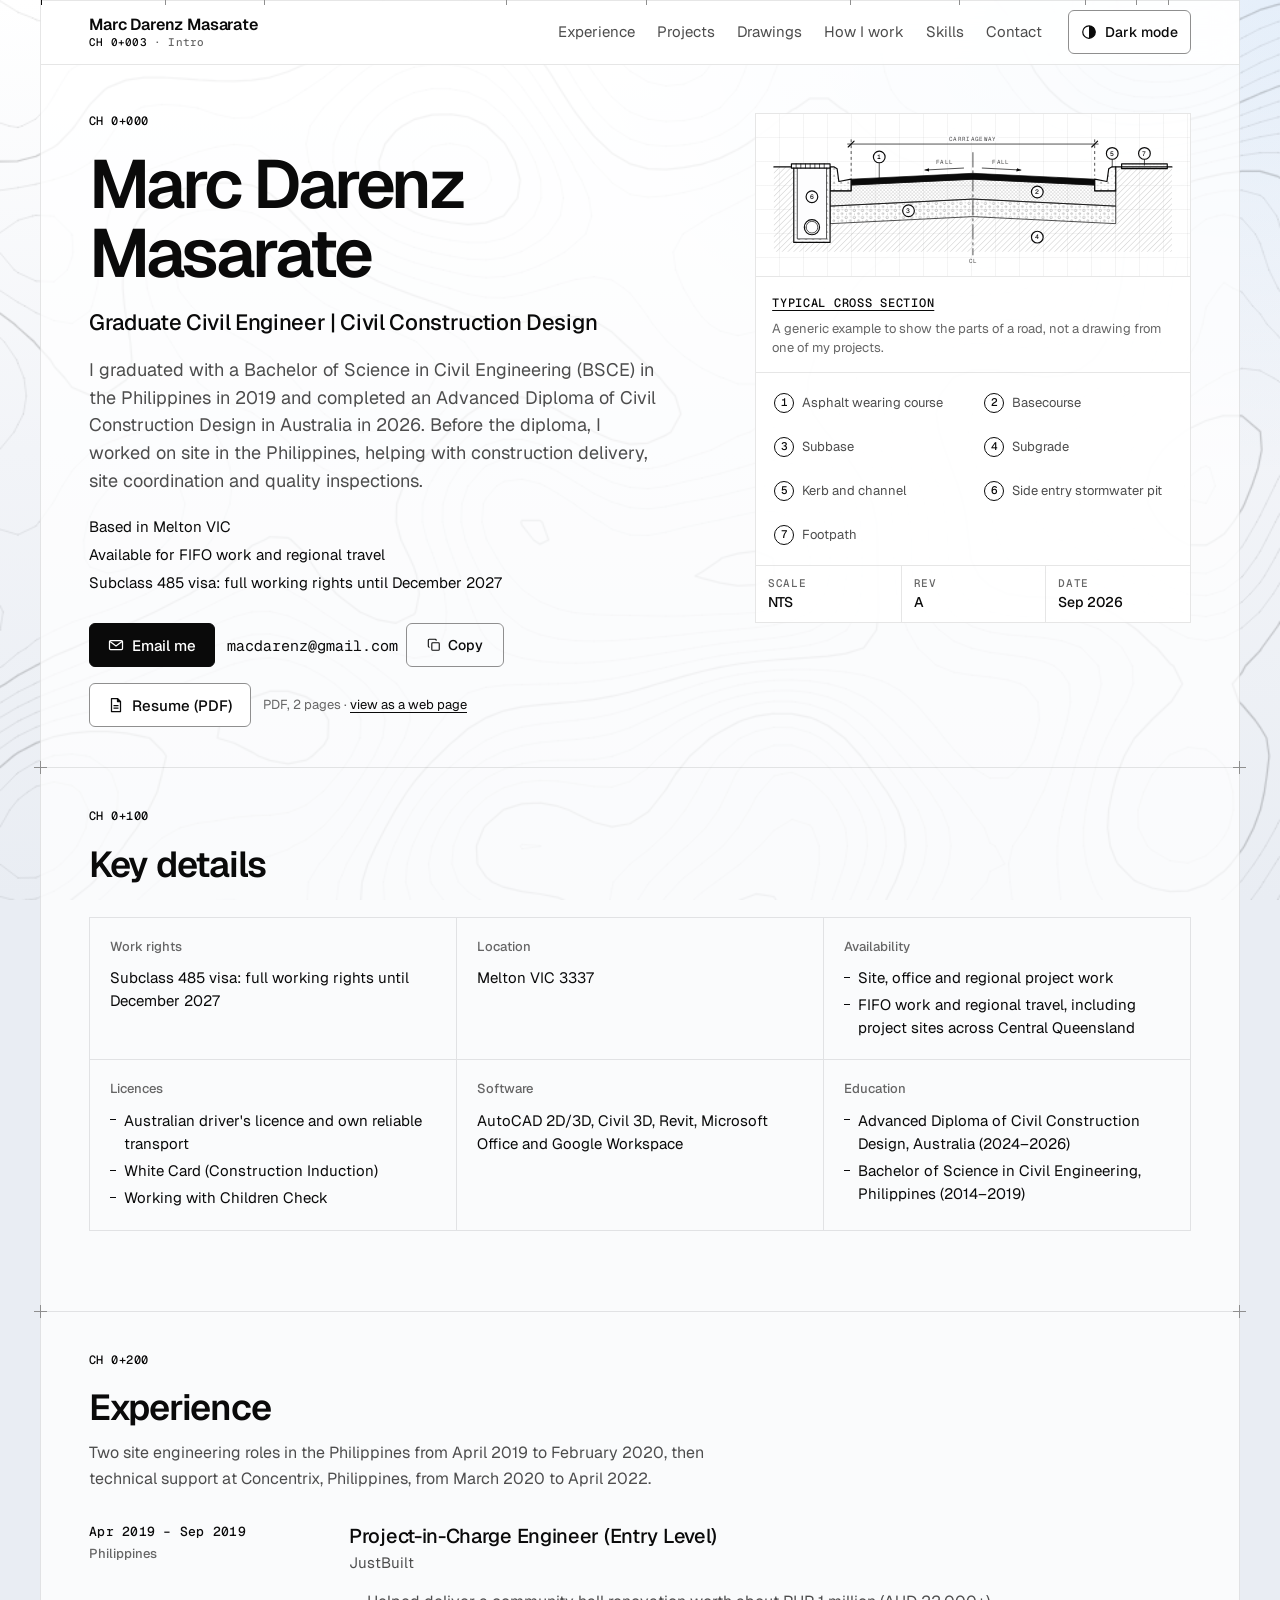
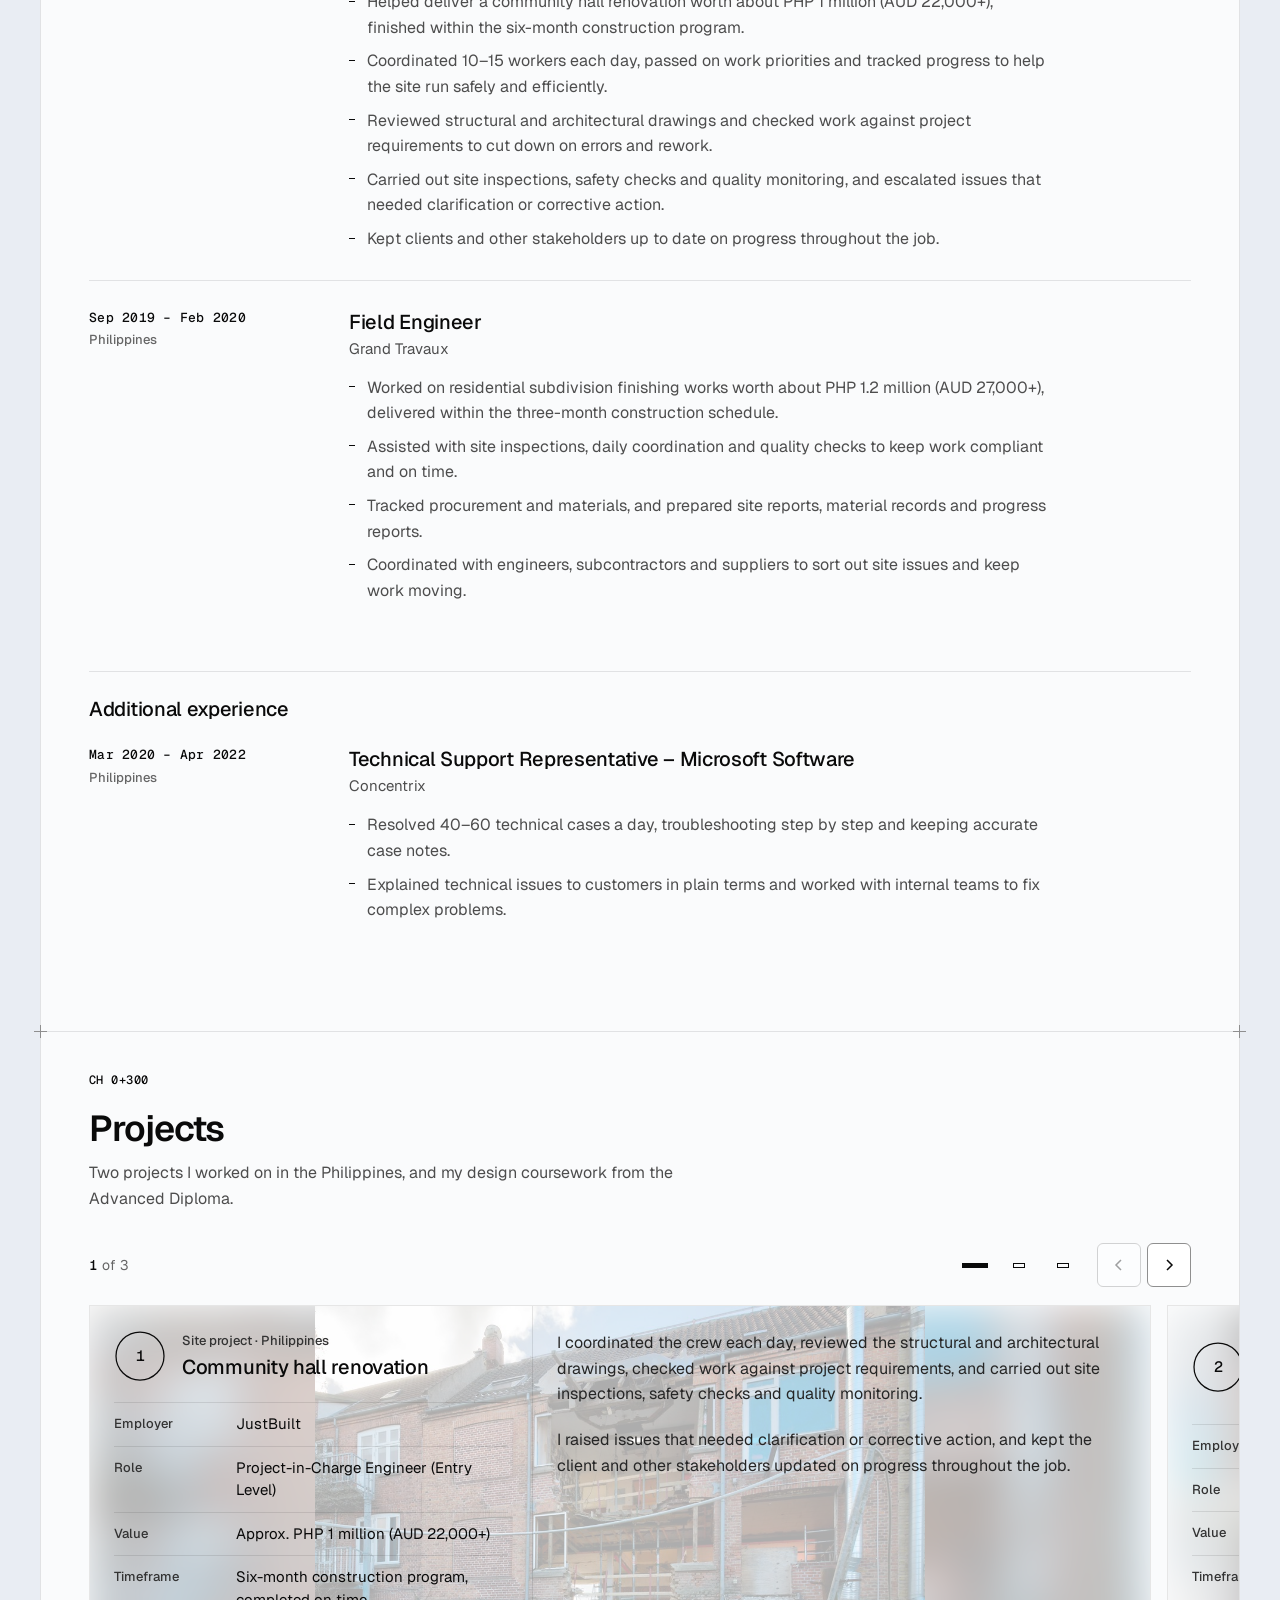
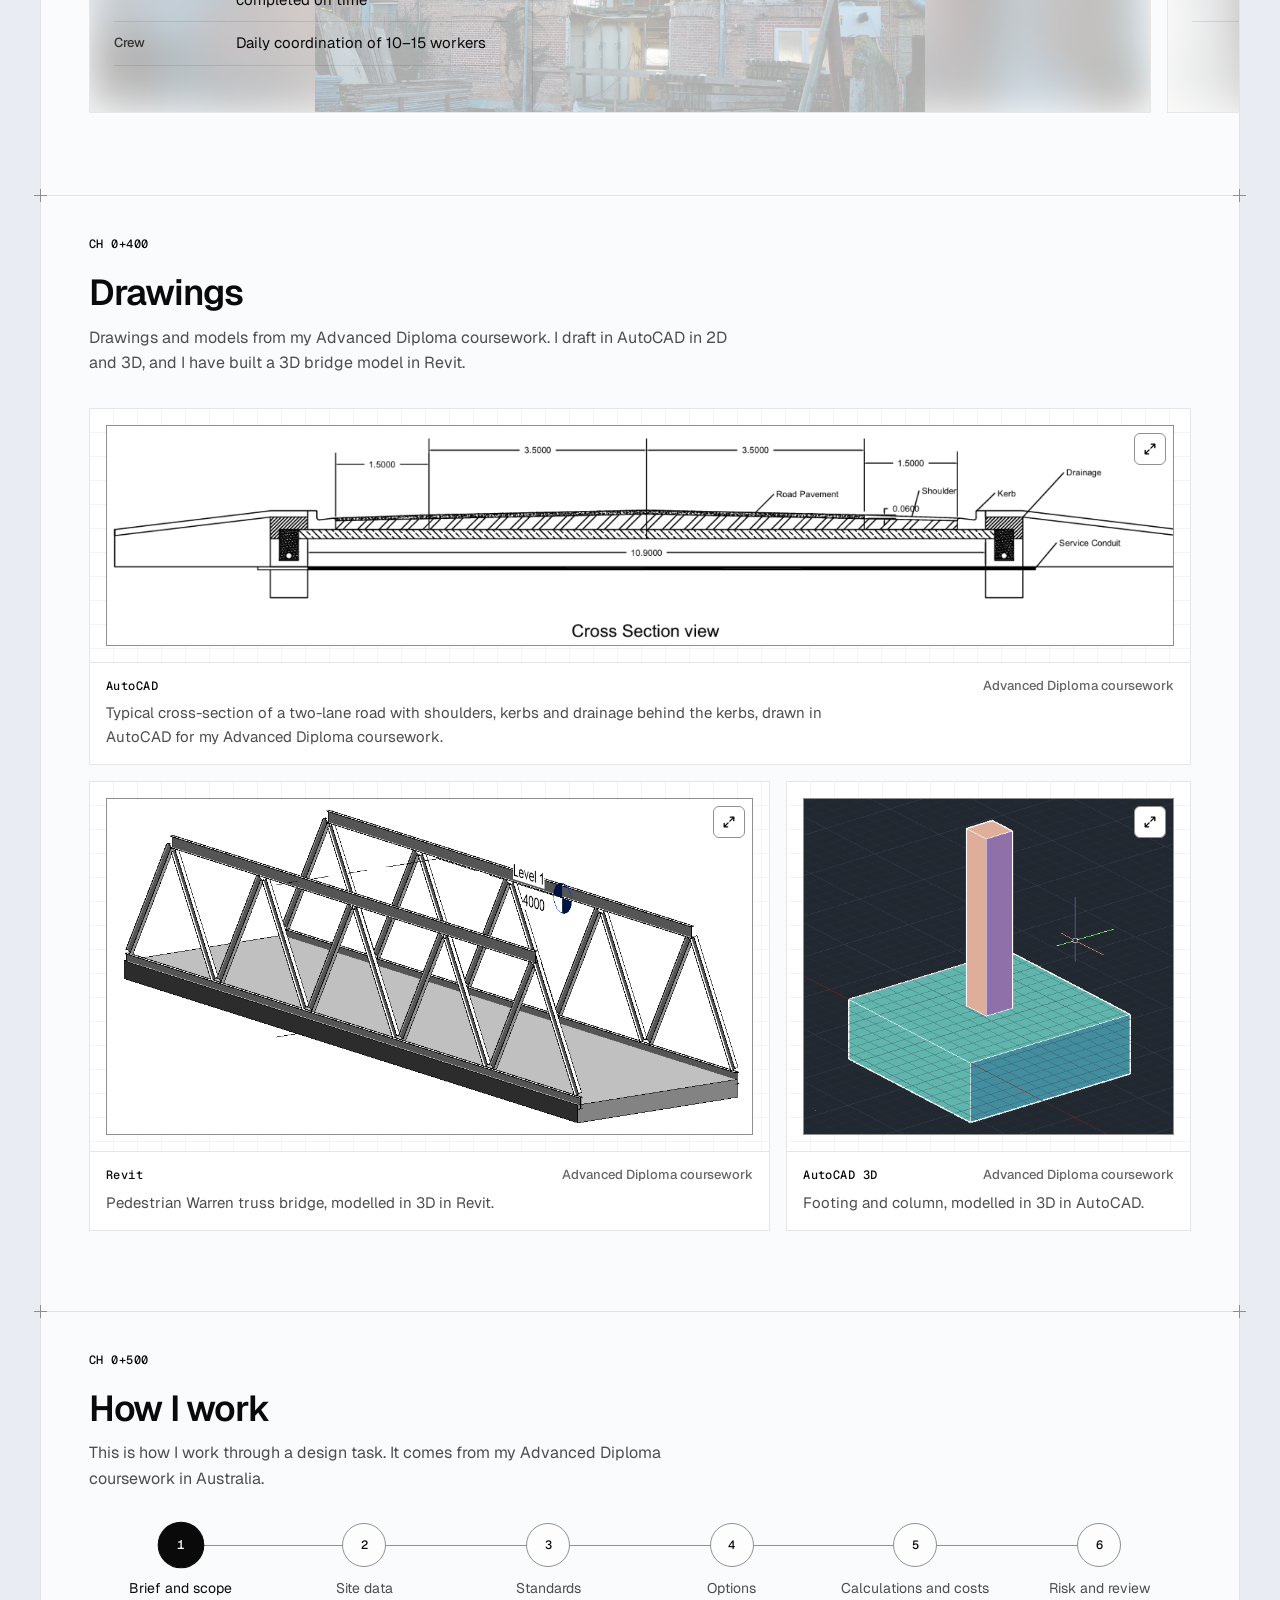
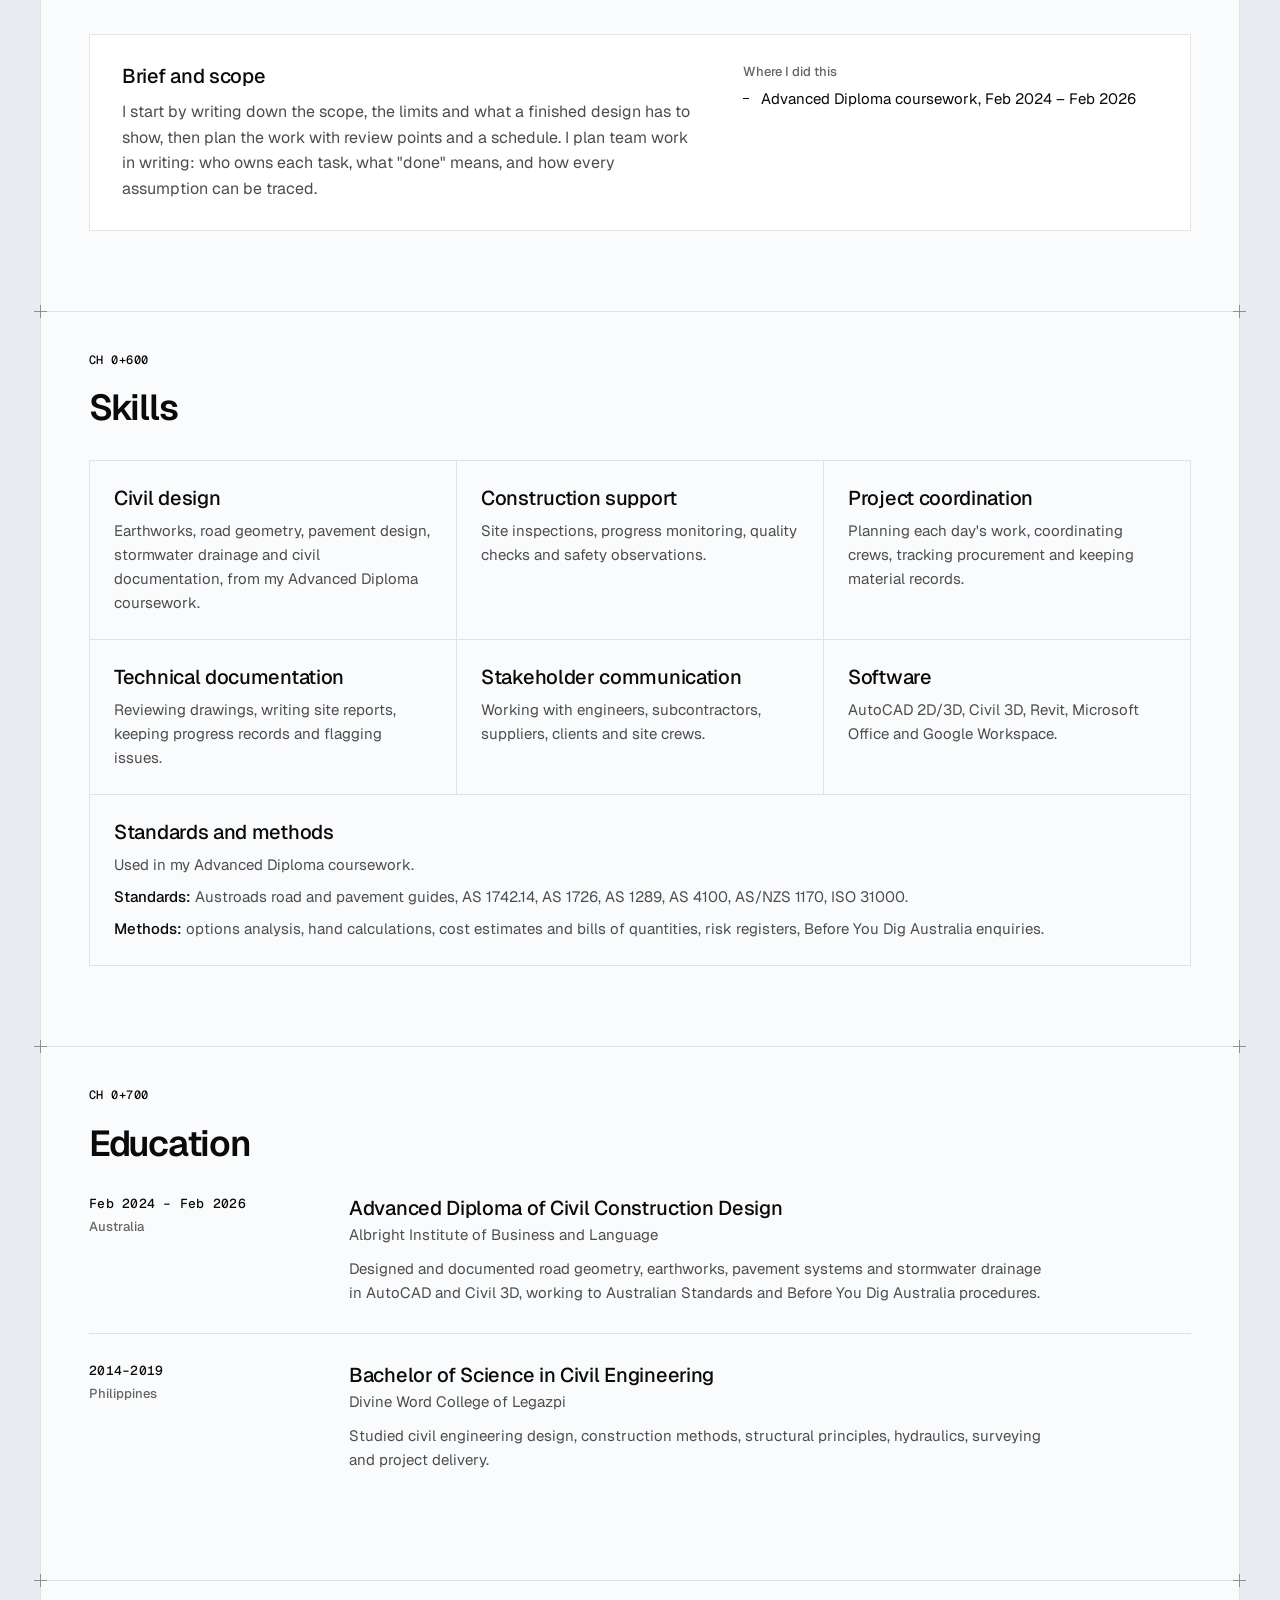
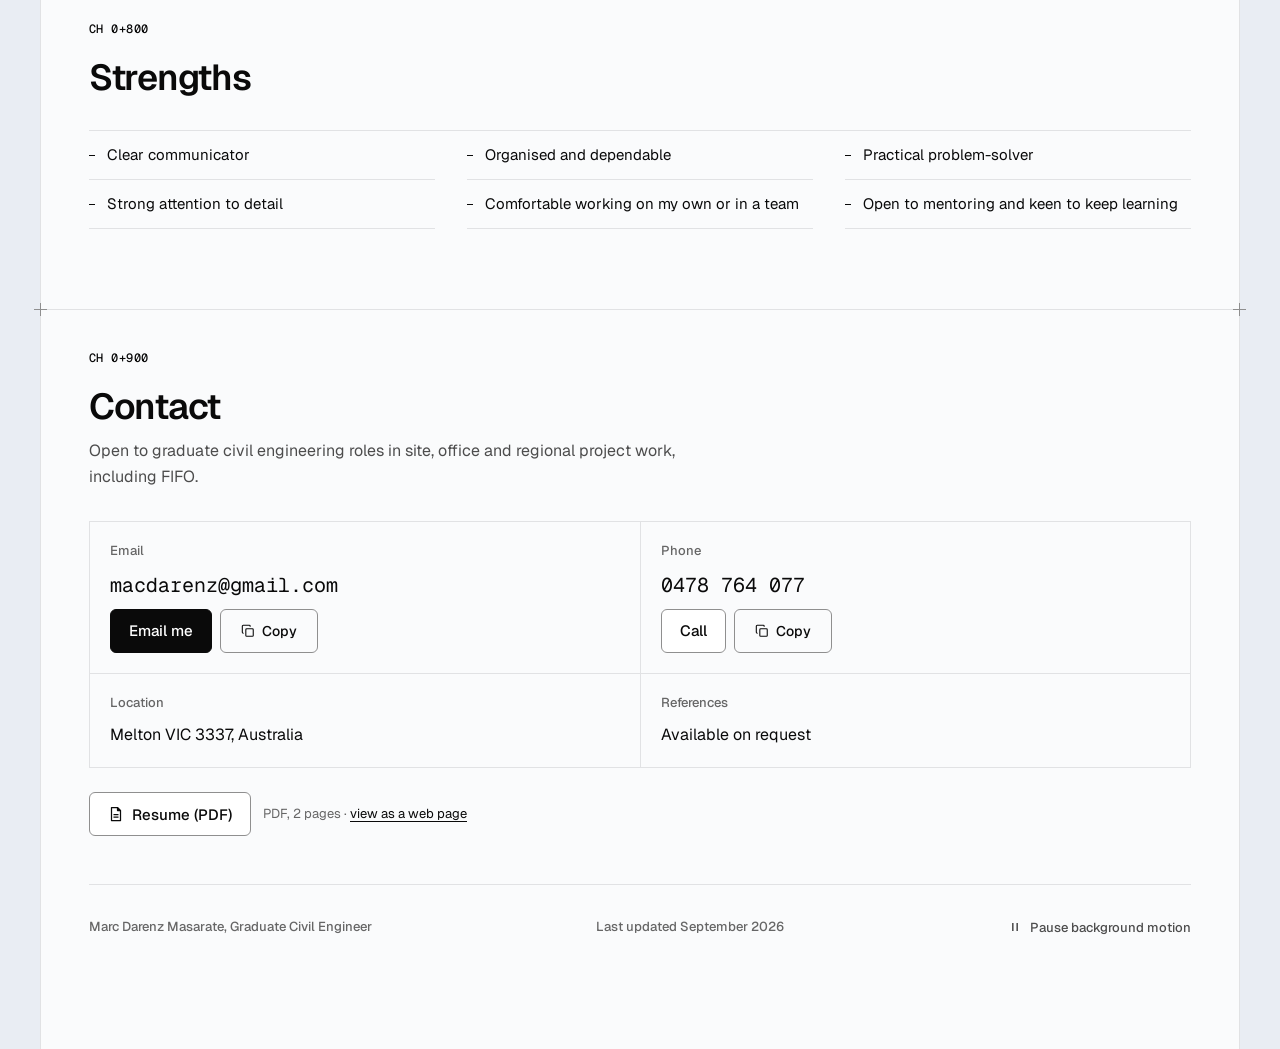
<file: index.html>
<!doctype html>
<html lang="en-AU">
<head>
<meta charset="utf-8">
<meta name="viewport" content="width=device-width, initial-scale=1">
<title>Marc Darenz Masarate | Graduate Civil Engineer, Melton VIC</title>
<meta name="description" content="Marc Darenz Masarate, Graduate Civil Engineer based in Melton VIC. Australian Advanced Diploma of Civil Construction Design, site engineering experience in the Philippines, AutoCAD and Civil 3D. Available for FIFO work and regional travel.">
<meta name="color-scheme" content="light dark">
<meta name="theme-color" content="#ffffff" media="(prefers-color-scheme: light)">
<meta name="theme-color" content="#000000" media="(prefers-color-scheme: dark)">
<meta property="og:type" content="website">
<meta property="og:locale" content="en_AU">
<meta property="og:site_name" content="Marc Darenz Masarate">
<meta property="og:title" content="Marc Darenz Masarate | Graduate Civil Engineer, Melton VIC">
<meta property="og:description" content="Graduate Civil Engineer with an Australian Advanced Diploma of Civil Construction Design and site engineering experience in the Philippines. Available for FIFO work and regional travel.">
<meta name="twitter:card" content="summary">
<meta name="twitter:title" content="Marc Darenz Masarate | Graduate Civil Engineer, Melton VIC">
<meta name="twitter:description" content="Graduate Civil Engineer with an Australian Advanced Diploma of Civil Construction Design and site engineering experience in the Philippines. Available for FIFO work and regional travel.">
<link rel="icon" href="assets/favicon.svg" type="image/svg+xml">
<script>
/* Apply the saved theme before first paint (no flash) and flag that JS is running. */
(function (d) {
  var r = d.documentElement;
  r.className += ' js';
  try {
    var t = localStorage.getItem('mdm-theme');
    if (t === 'light' || t === 'dark') {
      r.setAttribute('data-theme', t);
      var m = d.querySelectorAll('meta[name="theme-color"]');
      for (var i = 0; i < m.length; i++) m[i].setAttribute('content', t === 'dark' ? '#000000' : '#ffffff');
    }
  } catch (e) {}
})(document);
</script>
<link rel="preconnect" href="https://fonts.googleapis.com">
<link rel="preconnect" href="https://fonts.gstatic.com" crossorigin>
<link rel="stylesheet" href="https://fonts.googleapis.com/css2?family=Geist:wght@400;500;600&family=Geist+Mono:wght@400;500&display=swap">
<link rel="stylesheet" href="assets/styles.css?v=11">
<script src="assets/main.js?v=11" defer></script>
<script type="application/ld+json">
{
  "@context": "https://schema.org",
  "@type": "Person",
  "name": "Marc Darenz Masarate",
  "jobTitle": "Graduate Civil Engineer",
  "email": "mailto:macdarenz@gmail.com",
  "address": {
    "@type": "PostalAddress",
    "addressLocality": "Melton",
    "addressRegion": "VIC",
    "addressCountry": "AU"
  }
}
</script>
</head>
<body>
<a class="skip-link" href="#main">Skip to content</a>

<!-- Background: gradient wash + animated topographic contours (decorative) -->
<div class="bgfx" aria-hidden="true"><canvas id="topo"></canvas></div>

<div class="sheet" id="top">
  <header class="site-header">
    <div class="lsec" aria-hidden="true"><i class="lsec-fill"></i></div>
    <div class="hdr-inner pad">
      <a class="brand" href="#top">
        <span class="brand-txt">
          <span class="brand-name">Marc Darenz Masarate</span>
          <span class="station" aria-hidden="true"><b>CH 0+000</b> · <span class="station-name">Intro</span></span>
        </span>
      </a>
      <nav class="nav" aria-label="Primary">
        <button class="nav-toggle" type="button" aria-expanded="false" aria-controls="nav-list" hidden data-js>
          <svg viewBox="0 0 16 16" aria-hidden="true" focusable="false"><path class="m1" d="M2 5.5h12"/><path class="m2" d="M2 10.5h12"/></svg>
          <span class="sr-only">Menu</span>
        </button>
        <ul id="nav-list">
          <li><a href="#experience"><span class="nav-ch" aria-hidden="true">0+200</span>Experience</a></li>
          <li><a href="#projects"><span class="nav-ch" aria-hidden="true">0+300</span>Projects</a></li>
          <li><a href="#drawings"><span class="nav-ch" aria-hidden="true">0+400</span>Drawings</a></li>
          <li><a href="#method"><span class="nav-ch" aria-hidden="true">0+500</span>How I work</a></li>
          <li><a href="#skills"><span class="nav-ch" aria-hidden="true">0+600</span>Skills</a></li>
          <li><a href="#contact"><span class="nav-ch" aria-hidden="true">0+900</span>Contact</a></li>
        </ul>
      </nav>
      <button class="theme-toggle" id="theme-toggle" type="button" aria-pressed="false" hidden data-js>
        <svg viewBox="0 0 16 16" aria-hidden="true" focusable="false"><circle cx="8" cy="8" r="6.25" fill="none" stroke="currentColor" stroke-width="1.25"/><path d="M8 1.75a6.25 6.25 0 0 1 0 12.5z" fill="currentColor"/></svg>
        <span class="tt-label">Dark mode</span>
      </button>
    </div>
  </header>

  <main id="main" tabindex="-1">
    <!-- CH 0+000 : intro -->
    <section class="hero pad" data-ch="0" data-name="Intro" aria-labelledby="hero-title">
      <div class="hero-copy">
        <p class="eyebrow"><span>CH 0+000</span></p>
        <h1 id="hero-title">Marc Darenz Masarate</h1>
        <p class="role">Graduate Civil Engineer | Civil Construction Design</p>
        <p class="lede">I graduated with a Bachelor of Science in Civil Engineering (BSCE) in the Philippines in 2019 and completed an Advanced Diploma of Civil Construction Design in Australia in 2026. Before the diploma, I worked on site in the Philippines, helping with construction delivery, site coordination and quality inspections.</p>
        <p class="where"><span>Based in Melton VIC</span><span>Available for FIFO work and regional travel</span><span>Subclass 485 visa: full working rights until December 2027</span></p>
        <div class="cta">
          <div class="cta-row">
            <a class="btn btn-primary" href="mailto:macdarenz@gmail.com">
              <svg viewBox="0 0 16 16" aria-hidden="true" focusable="false"><rect x="1.5" y="3.5" width="13" height="9" rx="1" fill="none" stroke="currentColor" stroke-width="1.25"/><path d="M2 4.5l6 4.5 6-4.5" fill="none" stroke="currentColor" stroke-width="1.25"/></svg>
              <span>Email me</span>
            </a>
            <span class="copyable">
              <code id="hero-email">macdarenz@gmail.com</code>
              <button class="copy" type="button" data-copy="hero-email" data-what="Email address" aria-label="Copy email address" hidden data-js>
                <svg viewBox="0 0 16 16" aria-hidden="true" focusable="false"><g class="ic-a" fill="none" stroke="currentColor" stroke-width="1.25"><rect x="5.5" y="5.5" width="8.5" height="8.5" rx="1"/><path d="M10.5 3V2.5a1 1 0 0 0-1-1h-7a1 1 0 0 0-1 1v7a1 1 0 0 0 1 1H3"/></g><path class="ic-b" pathLength="1" d="M2.5 8.5l3.5 3.5 7.5-8" fill="none" stroke="currentColor" stroke-width="1.5" stroke-linecap="round" stroke-linejoin="round"/></svg>
                <span class="copy-t">Copy</span>
              </button>
            </span>
          </div>
          <div class="cta-row">
            <a class="btn" href="assets/Marc-Darenz-Masarate-Resume.pdf">
              <svg viewBox="0 0 16 16" aria-hidden="true" focusable="false"><path d="M3.5 1.5h6l3 3v10h-9z M9.5 1.5v3h3" fill="none" stroke="currentColor" stroke-width="1.25" stroke-linejoin="round"/><path d="M5.5 8.5h5M5.5 11h5" stroke="currentColor" stroke-width="1.25"/></svg>
              <span>Resume (PDF)</span>
            </a>
            <span class="note">PDF, 2 pages · <a href="resume.html">view as a web page</a></span>
          </div>
        </div>
      </div>

      <div class="drawing">
        <figure>
          <div class="dwg-wrap">
            <svg class="dwg" viewBox="10 46 700 236" aria-hidden="true" focusable="false">
              <defs>
                <pattern id="p-hatch" width="7" height="7" patternUnits="userSpaceOnUse" patternTransform="rotate(45)"><line x1="0" y1="0" x2="0" y2="7" class="pt"/></pattern>
                <pattern id="p-base" width="6" height="6" patternUnits="userSpaceOnUse"><circle cx="1.5" cy="1.5" r=".75" class="pf"/><circle cx="4.5" cy="4.5" r=".75" class="pf"/></pattern>
                <pattern id="p-sub" width="14" height="12" patternUnits="userSpaceOnUse"><circle cx="3.5" cy="3.5" r="2" class="pt"/><circle cx="10.5" cy="8.8" r="1.6" class="pt"/><circle cx="11" cy="2.5" r=".7" class="pf"/><circle cx="4" cy="9.5" r=".7" class="pf"/></pattern>
                <pattern id="p-conc" width="12" height="12" patternUnits="userSpaceOnUse"><path d="M3 2.5l1.6 2.6H1.4z" class="pt"/><circle cx="9" cy="8.5" r=".7" class="pf"/><circle cx="3" cy="9.5" r=".5" class="pf"/><circle cx="9.5" cy="2.5" r=".4" class="pf"/></pattern>
                <marker id="m-arrow" viewBox="0 0 10 10" refX="9" refY="5" markerWidth="7" markerHeight="7" orient="auto-start-reverse"><path d="M0 1.5L10 5L0 8.5z" class="inkf"/></marker>
              </defs>
              <!-- 4 subgrade -->
              <g class="lyr" data-layer="4">
                <path class="f" style="--d:1" fill="url(#p-hatch)" d="M20 109H116V206L360 194L604 206V109H700V254H20Z"/>
                <path class="ln draw" style="--d:0" pathLength="1" d="M20 109H50"/>
                <path class="ln draw" style="--d:0" pathLength="1" d="M604 109H700"/>
                <g class="tag" style="--d:4"><circle class="tagc" cx="470" cy="229" r="10"/><text x="470" y="229" dy=".36em" text-anchor="middle">4</text></g>
              </g>
              <!-- 3 subbase -->
              <g class="lyr" data-layer="3">
                <path class="f" style="--d:2" fill="url(#p-sub)" d="M116 176L360 164L604 176V206L360 194L116 206Z"/>
                <path class="ln thin draw" style="--d:1" pathLength="1" d="M116 176L360 164L604 176V206L360 194L116 206Z"/>
                <g class="tag" style="--d:3"><circle class="tagc" cx="250" cy="184" r="10"/><text x="250" y="184" dy=".36em" text-anchor="middle">3</text></g>
              </g>
              <!-- 2 basecourse -->
              <g class="lyr" data-layer="2">
                <path class="f" style="--d:3" fill="url(#p-base)" d="M116 150H152V140L360 130L568 140V150H604V176L360 164L116 176Z"/>
                <path class="ln thin draw" style="--d:2" pathLength="1" d="M116 150H152V140L360 130L568 140V150H604V176L360 164L116 176Z"/>
                <g class="tag" style="--d:2"><circle class="tagc" cx="470" cy="152" r="10"/><text x="470" y="152" dy=".36em" text-anchor="middle">2</text></g>
              </g>
              <!-- 1 asphalt wearing course -->
              <g class="lyr" data-layer="1">
                <path class="f inkf" style="--d:4" d="M152 130L360 120L568 130V140L360 130L152 140Z"/>
                <path class="ln thin draw" style="--d:3" pathLength="1" d="M152 130L360 120L568 130V140L360 130L152 140Z"/>
                <path class="ln thin draw" style="--d:9" pathLength="1" d="M200 102V132"/>
                <circle class="f inkf" style="--d:9" cx="200" cy="133" r="2"/>
                <g class="tag" style="--d:1"><circle class="tagc" cx="200" cy="92" r="10"/><text x="200" y="92" dy=".36em" text-anchor="middle">1</text></g>
              </g>
              <!-- 5 kerb and channel -->
              <g class="lyr" data-layer="5">
                <path class="f" style="--d:5" fill="url(#p-conc)" d="M152 130L131 134L128 112L123 109H116V150H152Z"/>
                <path class="f" style="--d:5" fill="url(#p-conc)" d="M568 130L589 134L592 112L597 109H604V150H568Z"/>
                <path class="ln draw" style="--d:4" pathLength="1" d="M152 130L131 134L128 112L123 109H116V150H152Z"/>
                <path class="ln draw" style="--d:4" pathLength="1" d="M568 130L589 134L592 112L597 109H604V150H568Z"/>
                <path class="ln thin draw" style="--d:9" pathLength="1" d="M598 96V109"/>
                <g class="tag" style="--d:5"><circle class="tagc" cx="598" cy="86" r="10"/><text x="598" y="86" dy=".36em" text-anchor="middle">5</text></g>
              </g>
              <!-- 7 footpath -->
              <g class="lyr" data-layer="7">
                <path class="f" style="--d:6" fill="url(#p-conc)" d="M614 104H692V112H614Z"/>
                <path class="ln draw" style="--d:5" pathLength="1" d="M614 104H692V112H614Z"/>
                <path class="ln thin draw" style="--d:9" pathLength="1" d="M653 96V106"/>
                <g class="tag" style="--d:7"><circle class="tagc" cx="653" cy="86" r="10"/><text x="653" y="86" dy=".36em" text-anchor="middle">7</text></g>
              </g>
              <!-- 6 side entry pit + outlet pipe -->
              <g class="lyr" data-layer="6">
                <path class="bgf f" style="--d:0" d="M54 111H116V238H54Z"/>
                <path class="f" style="--d:7" fill="url(#p-conc)" d="M54 111H116V238H54Z"/>
                <path class="bgf f" style="--d:0" d="M60 111H110V232H60Z"/>
                <path class="bgf f" style="--d:0" d="M50 104H116V111H50Z"/>
                <path class="ln draw" style="--d:5" pathLength="1" d="M54 111V238H116V111"/>
                <path class="ln thin draw" style="--d:6" pathLength="1" d="M60 111V232H110V111"/>
                <path class="ln draw" style="--d:6" pathLength="1" d="M50 104H116V111H50Z"/>
                <path class="ln thin draw" style="--d:7" pathLength="1" d="M58 104v7M66 104v7M74 104v7M82 104v7M90 104v7M98 104v7M106 104v7"/>
                <path class="bgf f" style="--d:0" d="M72 212a13 13 0 1 0 26 0a13 13 0 1 0-26 0Z"/>
                <path class="ln draw" style="--d:7" pathLength="1" d="M72 212a13 13 0 1 0 26 0a13 13 0 1 0-26 0Z"/>
                <path class="ln thin draw" style="--d:8" pathLength="1" d="M75 212a10 10 0 1 0 20 0a10 10 0 1 0-20 0Z"/>
                <g class="tag" style="--d:6"><circle class="tagc" cx="85" cy="160" r="10"/><text x="85" y="160" dy=".36em" text-anchor="middle">6</text></g>
              </g>
              <!-- annotations: centreline, carriageway dimension, crossfall -->
              <g class="ann">
                <line class="ln thin cl f" style="--d:8" x1="360" y1="84" x2="360" y2="260"/>
                <text class="f" style="--d:9" x="360" y="274" text-anchor="middle">CL</text>
                <path class="ln thin dash f" style="--d:8" d="M152 62V124M568 62V124"/>
                <path class="ln thin draw" style="--d:8" pathLength="1" d="M146 70H574"/>
                <path class="ln draw" style="--d:9" pathLength="1" d="M147 75l10-10M563 75l10-10"/>
                <rect class="bgf f" style="--d:9" x="316" y="55" width="88" height="11"/>
                <text class="f" style="--d:9" x="360" y="64" text-anchor="middle">CARRIAGEWAY</text>
                <line class="ln thin f" style="--d:10" x1="344" y1="111" x2="278" y2="114.4" marker-end="url(#m-arrow)"/>
                <line class="ln thin f" style="--d:10" x1="376" y1="111" x2="442" y2="114.4" marker-end="url(#m-arrow)"/>
                <text class="f" style="--d:10" x="312" y="104" text-anchor="middle" font-size="9">FALL</text>
                <text class="f" style="--d:10" x="408" y="104" text-anchor="middle" font-size="9">FALL</text>
              </g>
            </svg>
          </div>
          <figcaption>
            <strong>Typical cross section</strong>
            <span>A generic example to show the parts of a road, not a drawing from one of my projects.</span>
          </figcaption>
          <ol class="key" aria-label="Drawing key">
            <li><span class="kn" aria-hidden="true">1</span><span>Asphalt wearing course</span></li>
            <li><span class="kn" aria-hidden="true">2</span><span>Basecourse</span></li>
            <li><span class="kn" aria-hidden="true">3</span><span>Subbase</span></li>
            <li><span class="kn" aria-hidden="true">4</span><span>Subgrade</span></li>
            <li><span class="kn" aria-hidden="true">5</span><span>Kerb and channel</span></li>
            <li><span class="kn" aria-hidden="true">6</span><span>Side entry stormwater pit</span></li>
            <li><span class="kn" aria-hidden="true">7</span><span>Footpath</span></li>
          </ol>
        </figure>
        <dl class="titleblock" aria-label="Title block">
          <div class="half"><dt>Scale</dt><dd><abbr title="Not to scale">NTS</abbr></dd></div>
          <div class="half"><dt>Rev</dt><dd>A</dd></div>
          <div class="half"><dt>Date</dt><dd>Sep 2026</dd></div>
        </dl>
      </div>
    </section>

    <!-- CH 0+100 : key details -->
    <section class="band sec pad" id="glance" data-ch="100" data-name="Key details" aria-labelledby="glance-title">
      <div class="sec-meta">
        <p class="chain"><b>CH 0+100</b></p>
      </div>
      <h2 id="glance-title">Key details</h2>
      <dl class="hgrid glance sec-body">
        <div><dt class="label">Work rights</dt><dd>Subclass 485 visa: full working rights until December 2027</dd></div>
        <div><dt class="label">Location</dt><dd>Melton VIC 3337</dd></div>
        <div><dt class="label">Availability</dt><dd><ul><li>Site, office and regional project work</li><li>FIFO work and regional travel, including project sites across Central Queensland</li></ul></dd></div>
        <div><dt class="label">Licences</dt><dd><ul><li>Australian driver's licence and own reliable transport</li><li>White Card (Construction Induction)</li><li>Working with Children Check</li></ul></dd></div>
        <div><dt class="label">Software</dt><dd>AutoCAD 2D/3D, Civil 3D, Revit, Microsoft Office and Google Workspace</dd></div>
        <div><dt class="label">Education</dt><dd><ul><li>Advanced Diploma of Civil Construction Design, Australia (2024–2026)</li><li>Bachelor of Science in Civil Engineering, Philippines (2014–2019)</li></ul></dd></div>
      </dl>
    </section>

    <!-- CH 0+200 : experience -->
    <section class="band sec pad" id="experience" data-ch="200" data-name="Experience" aria-labelledby="exp-title">
      <div class="sec-meta">
        <p class="chain"><b>CH 0+200</b></p>
      </div>
      <h2 id="exp-title">Experience</h2>
      <p class="sec-intro">Two site engineering roles in the Philippines from April 2019 to February 2020, then technical support at Concentrix, Philippines, from March 2020 to April 2022.</p>
      <div class="sec-body">
        <ol class="roles">
          <li>
            <div class="when"><span class="date">Apr 2019 – Sep 2019</span><span class="label">Philippines</span></div>
            <div>
              <h3>Project-in-Charge Engineer (Entry Level)</h3>
              <p class="org">JustBuilt</p>
              <ul class="bullets">
                <li>Helped deliver a community hall renovation worth about PHP 1 million (AUD 22,000+), finished within the six-month construction program.</li>
                <li>Coordinated 10–15 workers each day, passed on work priorities and tracked progress to help the site run safely and efficiently.</li>
                <li>Reviewed structural and architectural drawings and checked work against project requirements to cut down on errors and rework.</li>
                <li>Carried out site inspections, safety checks and quality monitoring, and escalated issues that needed clarification or corrective action.</li>
                <li>Kept clients and other stakeholders up to date on progress throughout the job.</li>
              </ul>
            </div>
          </li>
          <li>
            <div class="when"><span class="date">Sep 2019 – Feb 2020</span><span class="label">Philippines</span></div>
            <div>
              <h3>Field Engineer</h3>
              <p class="org">Grand Travaux</p>
              <ul class="bullets">
                <li>Worked on residential subdivision finishing works worth about PHP 1.2 million (AUD 27,000+), delivered within the three-month construction schedule.</li>
                <li>Assisted with site inspections, daily coordination and quality checks to keep work compliant and on time.</li>
                <li>Tracked procurement and materials, and prepared site reports, material records and progress reports.</li>
                <li>Coordinated with engineers, subcontractors and suppliers to sort out site issues and keep work moving.</li>
              </ul>
            </div>
          </li>
        </ol>
        <div class="subhead"><h3>Additional experience</h3></div>
        <ol class="roles additional">
          <li>
            <div class="when"><span class="date">Mar 2020 – Apr 2022</span><span class="label">Philippines</span></div>
            <div>
              <h4>Technical Support Representative – Microsoft Software</h4>
              <p class="org">Concentrix</p>
              <ul class="bullets">
                <li>Resolved 40–60 technical cases a day, troubleshooting step by step and keeping accurate case notes.</li>
                <li>Explained technical issues to customers in plain terms and worked with internal teams to fix complex problems.</li>
              </ul>
            </div>
          </li>
        </ol>
      </div>
    </section>

    <!-- CH 0+300 : projects (swipe carousel; a plain scrollable row without JS) -->
    <section class="band sec pad" id="projects" data-ch="300" data-name="Projects" aria-labelledby="proj-title">
      <div class="sec-meta">
        <p class="chain"><b>CH 0+300</b></p>
      </div>
      <h2 id="proj-title">Projects</h2>
      <p class="sec-intro">Two projects I worked on in the Philippines, and my design coursework from the Advanced Diploma.</p>
      <section class="carousel sec-body" aria-roledescription="carousel" aria-label="Projects">
        <div class="car-bar" hidden data-js>
          <p class="car-status" aria-live="polite" aria-atomic="true"><b class="car-n">1</b> of 3<span class="sr-only car-title">: Community hall renovation</span></p>
          <div class="car-ctrl">
            <div class="car-dots">
              <button class="car-dot" type="button" aria-controls="car-track" aria-label="Show card 1" aria-current="true"><span></span></button>
              <button class="car-dot" type="button" aria-controls="car-track" aria-label="Show card 2"><span></span></button>
              <button class="car-dot" type="button" aria-controls="car-track" aria-label="Show card 3"><span></span></button>
            </div>
            <button class="car-btn car-prev" type="button" aria-controls="car-track" aria-label="Previous card" aria-disabled="true"><svg viewBox="0 0 16 16" aria-hidden="true" focusable="false"><path d="M10 3L5 8l5 5" fill="none" stroke="currentColor" stroke-width="1.5"/></svg></button>
            <button class="car-btn car-next" type="button" aria-controls="car-track" aria-label="Next card"><svg viewBox="0 0 16 16" aria-hidden="true" focusable="false"><path d="M6 3l5 5-5 5" fill="none" stroke="currentColor" stroke-width="1.5"/></svg></button>
          </div>
        </div>
        <div class="car-track" id="car-track" role="group" aria-label="Project cards" tabindex="0">
          <article class="detail detail-photo" role="group" aria-roledescription="slide" aria-label="1 of 3">
            <div class="detail-bg" aria-hidden="true"><span class="bg bg-1 img-hall-1"><i class="fill"></i><i class="fit"></i></span><span class="bg bg-2 img-hall-2"><i class="fill"></i><i class="fit"></i></span></div>
            <div class="detail-a">
              <div class="detail-head">
                <svg class="bubble" viewBox="0 0 52 52" aria-hidden="true" focusable="false"><circle class="b-ln" cx="26" cy="26" r="24"/><text x="26" y="26" dy=".36em" text-anchor="middle">1</text></svg>
                <div><span class="label">Site project · Philippines</span><h3 id="d1">Community hall renovation</h3></div>
              </div>
              <dl class="spec">
                <div><dt>Employer</dt><dd>JustBuilt</dd></div>
                <div><dt>Role</dt><dd>Project-in-Charge Engineer (Entry Level)</dd></div>
                <div><dt>Value</dt><dd>Approx. PHP 1 million (AUD 22,000+)</dd></div>
                <div><dt>Timeframe</dt><dd>Six-month construction program, completed on time</dd></div>
                <div><dt>Crew</dt><dd>Daily coordination of 10–15 workers</dd></div>
              </dl>
            </div>
            <div class="detail-b">
              <p>I coordinated the crew each day, reviewed the structural and architectural drawings, checked work against project requirements, and carried out site inspections, safety checks and quality monitoring.</p>
              <p>I raised issues that needed clarification or corrective action, and kept the client and other stakeholders updated on progress throughout the job.</p>
            </div>
          </article>

          <article class="detail detail-photo" role="group" aria-roledescription="slide" aria-label="2 of 3">
            <div class="detail-bg" aria-hidden="true"><span class="bg bg-1 img-sub-1"><i class="fill"></i><i class="fit"></i></span><span class="bg bg-2 img-sub-2"><i class="fill"></i><i class="fit"></i></span></div>
            <div class="detail-a">
              <div class="detail-head">
                <svg class="bubble" viewBox="0 0 52 52" aria-hidden="true" focusable="false"><circle class="b-ln" cx="26" cy="26" r="24"/><text x="26" y="26" dy=".36em" text-anchor="middle">2</text></svg>
                <div><span class="label">Site project · Philippines</span><h3 id="d2">Residential subdivision finishing works</h3></div>
              </div>
              <dl class="spec">
                <div><dt>Employer</dt><dd>Grand Travaux</dd></div>
                <div><dt>Role</dt><dd>Field Engineer</dd></div>
                <div><dt>Value</dt><dd>Approx. PHP 1.2 million (AUD 27,000+)</dd></div>
                <div><dt>Timeframe</dt><dd>Three-month construction schedule, delivered on time</dd></div>
              </dl>
            </div>
            <div class="detail-b">
              <p>I helped with site inspections, daily coordination and quality checks, tracked procurement and materials, and prepared site reports and material records.</p>
            </div>
          </article>

          <article class="detail detail-photo" role="group" aria-roledescription="slide" aria-label="3 of 3">
            <div class="detail-bg" aria-hidden="true"><span class="bg bg-1 img-road"><i class="fill"></i><i class="fit"></i></span><span class="bg bg-q q2 img-earth"><i class="fill"></i><i class="fit"></i></span><span class="bg bg-q q3 img-pave"><i class="fill"></i><i class="fit"></i></span><span class="bg bg-q q4 img-drain"><i class="fill"></i><i class="fit"></i></span></div>
            <div class="detail-a">
              <div class="detail-head">
                <svg class="bubble" viewBox="0 0 52 52" aria-hidden="true" focusable="false"><circle class="b-ln" cx="26" cy="26" r="24"/><text x="26" y="26" dy=".36em" text-anchor="middle">3</text></svg>
                <div><span class="label">Coursework · Australia</span><h3 id="d3">Civil design coursework</h3></div>
              </div>
              <dl class="spec">
                <div><dt>Course</dt><dd>Advanced Diploma of Civil Construction Design</dd></div>
                <div><dt>Provider</dt><dd>Albright Institute of Business and Language</dd></div>
                <div><dt>Period</dt><dd>Feb 2024 – Feb 2026</dd></div>
                <div><dt>Main topics</dt><dd>Road geometry, earthworks, pavement systems, stormwater drainage</dd></div>
                <div><dt>Tools</dt><dd>AutoCAD, Civil 3D</dd></div>
              </dl>
            </div>
            <div class="detail-b">
              <ul class="bullets">
                <li>Designed and documented road geometry, earthworks, pavement systems and stormwater drainage, and studied infrastructure design principles.</li>
                <li>Prepared and reviewed technical drawings in AutoCAD and Civil 3D, applying Australian Standards and construction requirements.</li>
                <li>Lodged Before You Dig Australia (formerly DBYD) enquiries, followed its procedures, and designed around existing services and site constraints.</li>
              </ul>
            </div>
          </article>
        </div>
      </section>
    </section>

    <!-- CH 0+400 : drawings (each one links to its file without JS; a larger view in a dialog with JS) -->
    <section class="band sec pad" id="drawings" data-ch="400" data-name="Drawings" aria-labelledby="dwgs-title">
      <div class="sec-meta">
        <p class="chain"><b>CH 0+400</b></p>
      </div>
      <h2 id="dwgs-title">Drawings</h2>
      <p class="sec-intro">Drawings and models from my Advanced Diploma coursework. I draft in AutoCAD in 2D and 3D, and I have built a 3D bridge model in Revit.</p>
      <div class="plates sec-body">
        <figure class="plate plate-wide">
          <a class="plate-view" href="assets/drawings/road-cross-section.png">
            <img src="assets/drawings/road-cross-section.png" width="1468" height="302" loading="lazy" decoding="async" alt="Typical road cross-section drawn in AutoCAD: a crowned road with two 3.5 m traffic lanes and 1.5 m shoulders, 10.9 m overall, with kerbs and drainage behind them on each side and labels for the road pavement, shoulder, kerb, drainage and service conduit.">
            <span class="plate-zoom" aria-hidden="true"><svg viewBox="0 0 16 16" width="14" height="14" focusable="false"><path d="M9.5 2.5h4v4M13.5 2.5L9 7M6.5 13.5h-4v-4M2.5 13.5L7 9"/></svg></span>
          </a>
          <figcaption class="plate-cap">
            <div class="plate-meta"><p class="plate-tool">AutoCAD</p><p class="label">Advanced Diploma coursework</p></div>
            <p class="plate-text">Typical cross-section of a two-lane road with shoulders, kerbs and drainage behind the kerbs, drawn in AutoCAD for my Advanced Diploma coursework.</p>
          </figcaption>
        </figure>
        <figure class="plate plate-bridge">
          <a class="plate-view" href="assets/drawings/truss-bridge-revit.png">
            <img src="assets/drawings/truss-bridge-revit.png" width="1115" height="580" loading="lazy" decoding="async" alt="3D view of a steel Warren truss pedestrian bridge with two trusses on a concrete deck.">
            <span class="plate-zoom" aria-hidden="true"><svg viewBox="0 0 16 16" width="14" height="14" focusable="false"><path d="M9.5 2.5h4v4M13.5 2.5L9 7M6.5 13.5h-4v-4M2.5 13.5L7 9"/></svg></span>
          </a>
          <figcaption class="plate-cap">
            <div class="plate-meta"><p class="plate-tool">Revit</p><p class="label">Advanced Diploma coursework</p></div>
            <p class="plate-text">Pedestrian Warren truss bridge, modelled in 3D in Revit.</p>
          </figcaption>
        </figure>
        <figure class="plate plate-cad">
          <a class="plate-view" href="assets/drawings/footing-3d.png">
            <img src="assets/drawings/footing-3d.png" width="552" height="502" loading="lazy" decoding="async" alt="3D view of a square concrete footing with a column rising from its centre.">
            <span class="plate-zoom" aria-hidden="true"><svg viewBox="0 0 16 16" width="14" height="14" focusable="false"><path d="M9.5 2.5h4v4M13.5 2.5L9 7M6.5 13.5h-4v-4M2.5 13.5L7 9"/></svg></span>
          </a>
          <figcaption class="plate-cap">
            <div class="plate-meta"><p class="plate-tool">AutoCAD 3D</p><p class="label">Advanced Diploma coursework</p></div>
            <p class="plate-text">Footing and column, modelled in 3D in AutoCAD.</p>
          </figcaption>
        </figure>
      </div>
    </section>

    <!-- CH 0+500 : how I work (tabs with JS, a plain list without) -->
    <section class="band sec pad" id="method" data-ch="500" data-name="How I work" aria-labelledby="method-title">
      <div class="sec-meta">
        <p class="chain"><b>CH 0+500</b></p>
      </div>
      <h2 id="method-title">How I work</h2>
      <p class="sec-intro">This is how I work through a design task. It comes from my Advanced Diploma coursework in Australia.</p>
      <div class="method sec-body">
        <div class="ls-tabs" role="tablist" aria-label="How I work: steps" hidden data-js>
          <button class="ls-tab" id="mt-1" type="button" role="tab" aria-selected="true" aria-controls="mp-1"><span class="ls-n" aria-hidden="true">1</span><span class="ls-t">Brief and scope</span></button>
          <button class="ls-tab" id="mt-2" type="button" role="tab" aria-selected="false" aria-controls="mp-2" tabindex="-1"><span class="ls-n" aria-hidden="true">2</span><span class="ls-t">Site data</span></button>
          <button class="ls-tab" id="mt-3" type="button" role="tab" aria-selected="false" aria-controls="mp-3" tabindex="-1"><span class="ls-n" aria-hidden="true">3</span><span class="ls-t">Standards</span></button>
          <button class="ls-tab" id="mt-4" type="button" role="tab" aria-selected="false" aria-controls="mp-4" tabindex="-1"><span class="ls-n" aria-hidden="true">4</span><span class="ls-t">Options</span></button>
          <button class="ls-tab" id="mt-5" type="button" role="tab" aria-selected="false" aria-controls="mp-5" tabindex="-1"><span class="ls-n" aria-hidden="true">5</span><span class="ls-t">Calculations and costs</span></button>
          <button class="ls-tab" id="mt-6" type="button" role="tab" aria-selected="false" aria-controls="mp-6" tabindex="-1"><span class="ls-n" aria-hidden="true">6</span><span class="ls-t">Risk and review</span></button>
        </div>
        <div class="ls-panels">
          <div class="ls-panel" id="mp-1">
            <div class="ls-main">
              <h3>Brief and scope</h3>
              <p>I start by writing down the scope, the limits and what a finished design has to show, then plan the work with review points and a schedule. I plan team work in writing: who owns each task, what "done" means, and how every assumption can be traced.</p>
            </div>
            <div class="ls-side">
              <dl class="ls-src"><dt class="label">Where I did this</dt><dd>Advanced Diploma coursework, Feb 2024 – Feb 2026</dd></dl>
            </div>
          </div>
          <div class="ls-panel" id="mp-2">
            <div class="ls-main">
              <h3>Site data</h3>
              <p>I start with real data: published traffic volumes, geological maps, council drainage records and service searches. I make my own site evidence: I mapped vegetation from satellite data and drew the existing services from a Before You Dig Australia response.</p>
            </div>
            <div class="ls-side">
              <dl class="ls-src"><dt class="label">Where I did this</dt><dd>Advanced Diploma coursework, Feb 2024 – Feb 2026</dd></dl>
            </div>
          </div>
          <div class="ls-panel" id="mp-3">
            <div class="ls-main">
              <h3>Standards</h3>
              <p>Before I start designing, I list the standards and guides that apply to the task. Across my coursework these included Austroads road and pavement guides, AS 1742.14 for traffic signals, AS 1726 and AS 1289 for site investigation and soil testing, AS 4100 and AS/NZS 1170 for steel and structural loads, and ISO 31000 for risk.</p>
            </div>
            <div class="ls-side">
              <dl class="ls-src"><dt class="label">Where I did this</dt><dd>Advanced Diploma coursework, Feb 2024 – Feb 2026</dd></dl>
            </div>
          </div>
          <div class="ls-panel" id="mp-4">
            <div class="ls-main">
              <h3>Options</h3>
              <p>I compare more than one option and write down why I chose one over the others. In my coursework I did this for pavement treatments, intersection layouts, investigation plans and footing types.</p>
            </div>
            <div class="ls-side">
              <dl class="ls-src"><dt class="label">Where I did this</dt><dd>Advanced Diploma coursework, Feb 2024 – Feb 2026</dd></dl>
            </div>
          </div>
          <div class="ls-panel" id="mp-5">
            <div class="ls-main">
              <h3>Calculations and costs</h3>
              <p>I back the chosen option with hand calculations, quantities and a cost estimate or bill of quantities, so someone else can check it. I work structures by hand, using equilibrium and the method of joints, and show the results as clear force diagrams.</p>
            </div>
            <div class="ls-side">
              <dl class="ls-src"><dt class="label">Where I did this</dt><dd>Advanced Diploma coursework, Feb 2024 – Feb 2026</dd></dl>
            </div>
          </div>
          <div class="ls-panel" id="mp-6">
            <div class="ls-main">
              <h3>Risk and review</h3>
              <p>I keep a risk register and rate each risk by likelihood and consequence. I check the design against the brief, date my revisions, and write down my assumptions and sources so they can be checked. I revise my work through several versions and act on feedback.</p>
            </div>
            <div class="ls-side">
              <dl class="ls-src"><dt class="label">Where I did this</dt><dd>Advanced Diploma coursework, Feb 2024 – Feb 2026</dd></dl>
            </div>
          </div>
        </div>
      </div>
    </section>

    <!-- CH 0+600 : skills -->
    <section class="band sec pad" id="skills" data-ch="600" data-name="Skills" aria-labelledby="skills-title">
      <div class="sec-meta">
        <p class="chain"><b>CH 0+600</b></p>
      </div>
      <h2 id="skills-title">Skills</h2>
      <ul class="hgrid caps sec-body">
        <li><h3>Civil design</h3><p>Earthworks, road geometry, pavement design, stormwater drainage and civil documentation, from my Advanced Diploma coursework.</p></li>
        <li><h3>Construction support</h3><p>Site inspections, progress monitoring, quality checks and safety observations.</p></li>
        <li><h3>Project coordination</h3><p>Planning each day's work, coordinating crews, tracking procurement and keeping material records.</p></li>
        <li><h3>Technical documentation</h3><p>Reviewing drawings, writing site reports, keeping progress records and flagging issues.</p></li>
        <li><h3>Stakeholder communication</h3><p>Working with engineers, subcontractors, suppliers, clients and site crews.</p></li>
        <li><h3>Software</h3><p>AutoCAD 2D/3D, Civil 3D, Revit, Microsoft Office and Google Workspace.</p></li>
        <li class="wide"><h3>Standards and methods</h3><p>Used in my Advanced Diploma coursework.</p><p><b>Standards:</b> Austroads road and pavement guides, AS 1742.14, AS 1726, AS 1289, AS 4100, AS/NZS 1170, ISO 31000.</p><p><b>Methods:</b> options analysis, hand calculations, cost estimates and bills of quantities, risk registers, Before You Dig Australia enquiries.</p></li>
      </ul>
    </section>

    <!-- CH 0+700 : education -->
    <section class="band sec pad" id="education" data-ch="700" data-name="Education" aria-labelledby="edu-title">
      <div class="sec-meta">
        <p class="chain"><b>CH 0+700</b></p>
      </div>
      <h2 id="edu-title">Education</h2>
      <ol class="roles edu sec-body">
        <li>
          <div class="when"><span class="date">Feb 2024 – Feb 2026</span><span class="label">Australia</span></div>
          <div>
            <h3>Advanced Diploma of Civil Construction Design</h3>
            <p class="org">Albright Institute of Business and Language</p>
            <p>Designed and documented road geometry, earthworks, pavement systems and stormwater drainage in AutoCAD and Civil 3D, working to Australian Standards and Before You Dig Australia procedures.</p>
          </div>
        </li>
        <li>
          <div class="when"><span class="date">2014–2019</span><span class="label">Philippines</span></div>
          <div>
            <h3>Bachelor of Science in Civil Engineering</h3>
            <p class="org">Divine Word College of Legazpi</p>
            <p>Studied civil engineering design, construction methods, structural principles, hydraulics, surveying and project delivery.</p>
          </div>
        </li>
      </ol>
    </section>

    <!-- CH 0+800 : strengths -->
    <section class="band sec pad" id="strengths" data-ch="800" data-name="Strengths" aria-labelledby="str-title">
      <div class="sec-meta">
        <p class="chain"><b>CH 0+800</b></p>
      </div>
      <h2 id="str-title">Strengths</h2>
      <ul class="strengths sec-body">
        <li>Clear communicator</li>
        <li>Organised and dependable</li>
        <li>Practical problem-solver</li>
        <li>Strong attention to detail</li>
        <li>Comfortable working on my own or in a team</li>
        <li>Open to mentoring and keen to keep learning</li>
      </ul>
    </section>
  </main>

  <!-- CH 0+900 : contact -->
  <footer class="band sec pad" id="contact" data-ch="900" data-name="Contact" aria-labelledby="contact-title">
    <div class="sec-meta">
      <p class="chain"><b>CH 0+900</b></p>
    </div>
    <h2 id="contact-title">Contact</h2>
    <p class="sec-intro">Open to graduate civil engineering roles in site, office and regional project work, including FIFO.</p>
    <div class="contact-grid sec-body">
      <div class="big">
        <span class="label">Email</span>
        <code id="foot-email">macdarenz@gmail.com</code>
        <div class="contact-actions">
          <a class="btn btn-primary" href="mailto:macdarenz@gmail.com"><span>Email me</span></a>
          <button class="copy" type="button" data-copy="foot-email" data-what="Email address" aria-label="Copy email address" hidden data-js>
            <svg viewBox="0 0 16 16" aria-hidden="true" focusable="false"><g class="ic-a" fill="none" stroke="currentColor" stroke-width="1.25"><rect x="5.5" y="5.5" width="8.5" height="8.5" rx="1"/><path d="M10.5 3V2.5a1 1 0 0 0-1-1h-7a1 1 0 0 0-1 1v7a1 1 0 0 0 1 1H3"/></g><path class="ic-b" pathLength="1" d="M2.5 8.5l3.5 3.5 7.5-8" fill="none" stroke="currentColor" stroke-width="1.5" stroke-linecap="round" stroke-linejoin="round"/></svg>
            <span class="copy-t">Copy</span>
          </button>
        </div>
      </div>
      <div class="big">
        <span class="label">Phone</span>
        <code id="foot-phone">0478 764 077</code>
        <div class="contact-actions">
          <a class="btn" href="tel:+61478764077"><span>Call</span></a>
          <button class="copy" type="button" data-copy="foot-phone" data-what="Phone number" aria-label="Copy phone number" hidden data-js>
            <svg viewBox="0 0 16 16" aria-hidden="true" focusable="false"><g class="ic-a" fill="none" stroke="currentColor" stroke-width="1.25"><rect x="5.5" y="5.5" width="8.5" height="8.5" rx="1"/><path d="M10.5 3V2.5a1 1 0 0 0-1-1h-7a1 1 0 0 0-1 1v7a1 1 0 0 0 1 1H3"/></g><path class="ic-b" pathLength="1" d="M2.5 8.5l3.5 3.5 7.5-8" fill="none" stroke="currentColor" stroke-width="1.5" stroke-linecap="round" stroke-linejoin="round"/></svg>
            <span class="copy-t">Copy</span>
          </button>
        </div>
      </div>
      <div>
        <span class="label">Location</span>
        <p>Melton VIC 3337, Australia</p>
      </div>
      <div>
        <span class="label">References</span>
        <p>Available on request</p>
      </div>
    </div>
    <div class="resume-row">
      <a class="btn" href="assets/Marc-Darenz-Masarate-Resume.pdf">
        <svg viewBox="0 0 16 16" aria-hidden="true" focusable="false"><path d="M3.5 1.5h6l3 3v10h-9z M9.5 1.5v3h3" fill="none" stroke="currentColor" stroke-width="1.25" stroke-linejoin="round"/><path d="M5.5 8.5h5M5.5 11h5" stroke="currentColor" stroke-width="1.25"/></svg>
        <span>Resume (PDF)</span>
      </a>
      <span class="note">PDF, 2 pages · <a href="resume.html">view as a web page</a></span>
    </div>
    <div class="endstrip">
      <span class="label">Marc Darenz Masarate, Graduate Civil Engineer</span>
      <span class="label">Last updated September 2026</span>
      <button class="motion-toggle" type="button" aria-pressed="false" hidden data-js>
        <svg viewBox="0 0 16 16" aria-hidden="true" focusable="false"><path class="i-pause" d="M5.5 3.5v9M10.5 3.5v9"/><path class="i-play" d="M5 3.2l8 4.8-8 4.8z"/></svg>
        <span>Pause background motion</span>
      </button>
    </div>
  </footer>
</div>
<p class="sr-only" id="live" role="status" aria-live="polite"></p>
</body>
</html>
</file>
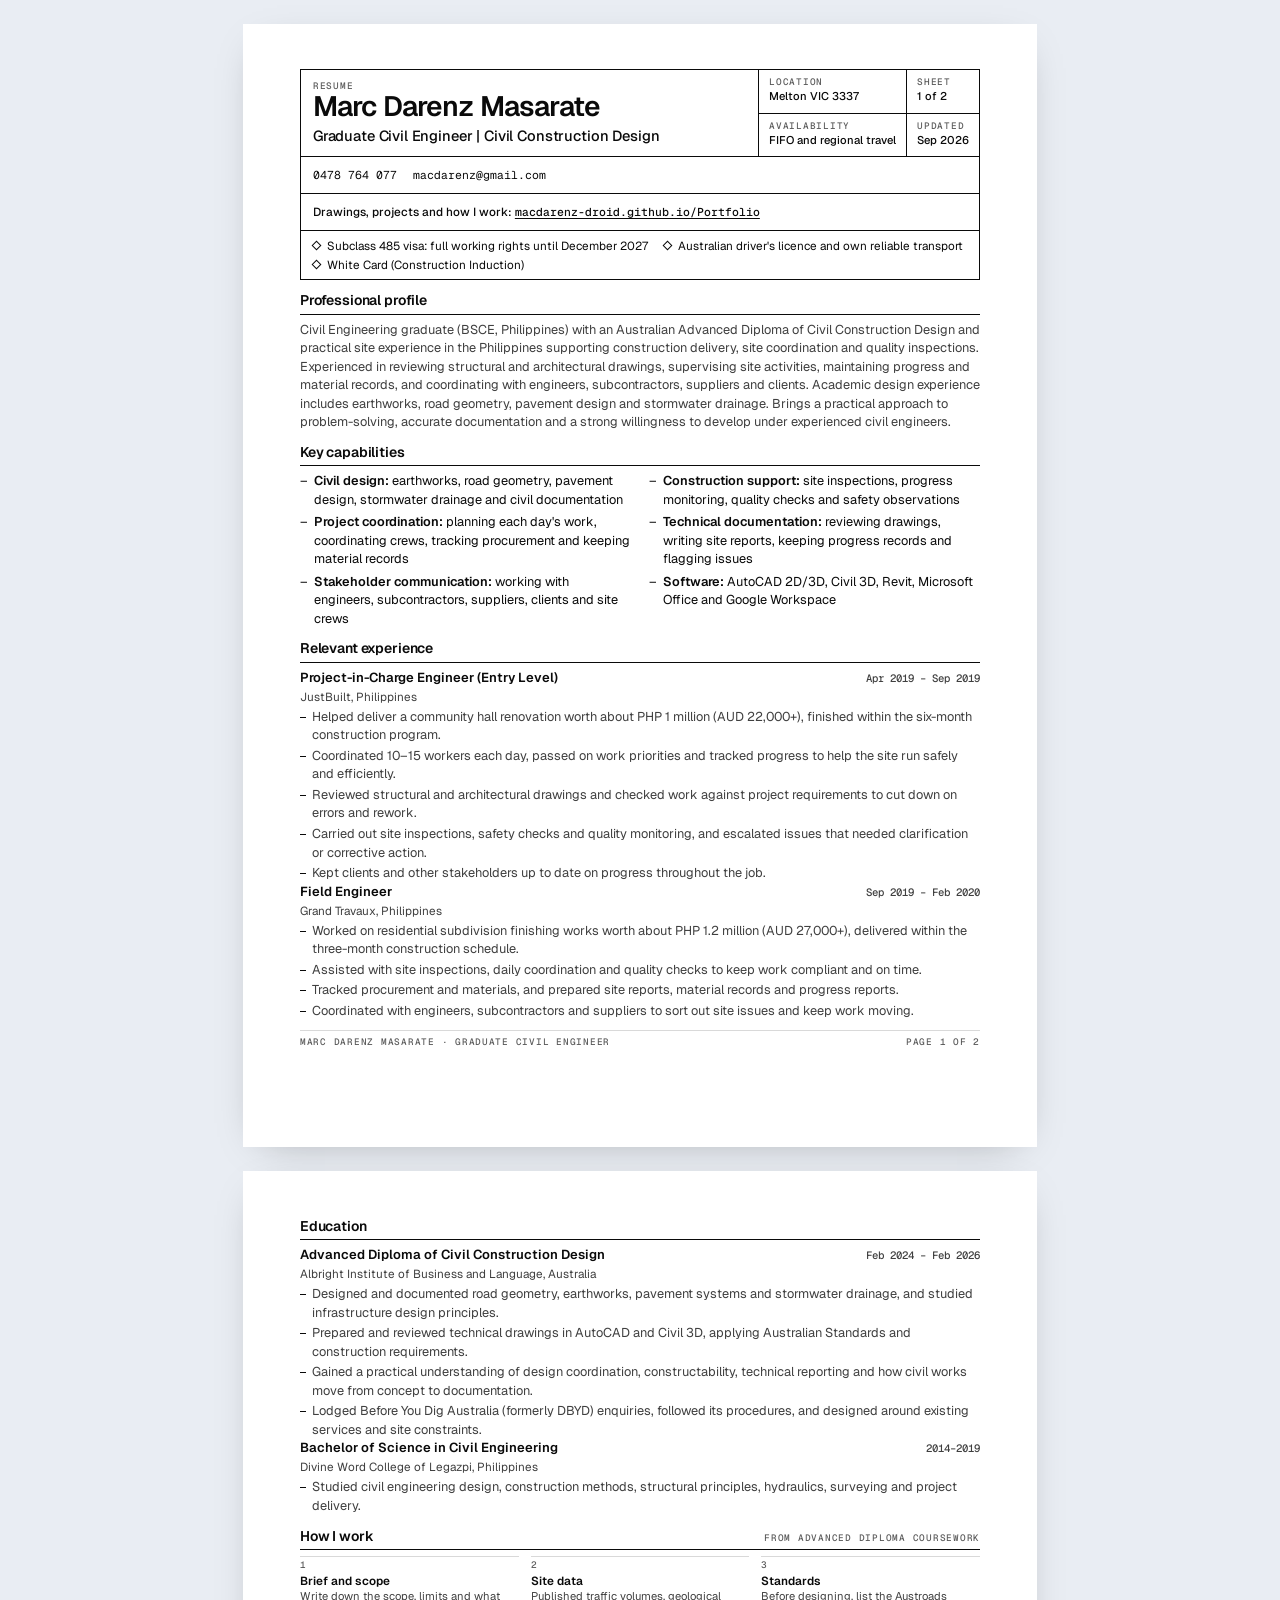
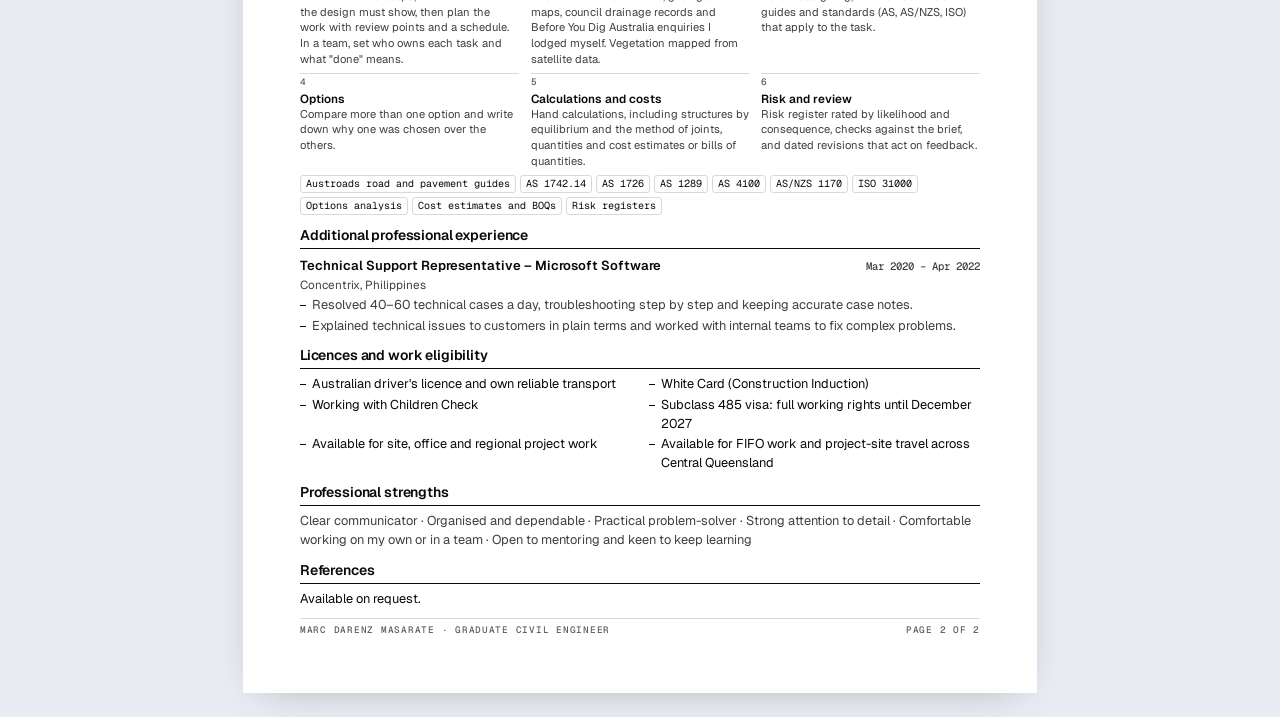
<file: resume.html>
<!doctype html>
<html lang="en-AU">
<head>
<meta charset="utf-8">
<meta name="viewport" content="width=device-width, initial-scale=1">
<title>Resume | Marc Darenz Masarate, Graduate Civil Engineer</title>
<meta name="description" content="Resume of Marc Darenz Masarate, Graduate Civil Engineer based in Melton VIC.">
<link rel="icon" href="assets/favicon.svg" type="image/svg+xml">
<link rel="preconnect" href="https://fonts.googleapis.com">
<link rel="preconnect" href="https://fonts.gstatic.com" crossorigin>
<link rel="stylesheet" href="https://fonts.googleapis.com/css2?family=Geist:wght@400;500;600&family=Geist+Mono:wght@400;500&display=swap">
<style>
/* Source for assets/Marc-Darenz-Masarate-Resume.pdf (A4, 2 pages).
   Regenerate: open this page in Chrome > Print > Save as PDF, A4, margins Default, Background graphics on. */
:root{--ink:#0a0a0a;--fg-2:#3f3f3f;--fg-3:#5c5c5c;--line:#d9d9d9;--accent:#005fcc;
  --sans:"Geist",ui-sans-serif,system-ui,-apple-system,"Segoe UI",Roboto,Arial,sans-serif;
  --mono:"Geist Mono",ui-monospace,SFMono-Regular,Menlo,Consolas,monospace}
*{box-sizing:border-box}
html{background:#e9edf3}
body{margin:0;color:var(--ink);font:400 9.6pt/1.45 var(--sans);-webkit-font-smoothing:antialiased}
h1,h2,h3,p,ul,dl,dd{margin:0}
ul,ol{padding:0;margin:0;list-style:none}
a{color:inherit;text-decoration:none}
a:focus-visible{outline:2px solid var(--accent);outline-offset:2px}
.page{width:210mm;min-height:297mm;margin:24px auto;padding:12mm 15mm 10mm;background:#fff;box-shadow:0 10px 40px -20px rgba(0,0,0,.35)}
.page + .page{margin-top:0}
.label{font:500 7pt/1.3 var(--mono);letter-spacing:.08em;text-transform:uppercase;color:var(--fg-3)}
/* Title block */
.tb{display:grid;grid-template-columns:1fr auto;border:1px solid var(--ink)}
.tb-main{padding:10px 12px}
h1{font-weight:600;font-size:21pt;line-height:1.05;letter-spacing:-.03em}
.role{margin-top:3px;font-size:11pt;font-weight:500;letter-spacing:-.01em}
.tb-side{display:grid;grid-template-columns:repeat(2,auto);border-left:1px solid var(--ink)}
.tb-side div{padding:6px 10px;border-bottom:1px solid var(--ink)}
.tb-side div:nth-child(odd){border-right:1px solid var(--ink)}
.tb-side div:nth-last-child(-n+2){border-bottom:0}
.tb-side dd{font:500 8.4pt/1.3 var(--sans);margin-top:1px;white-space:nowrap}
.contact{display:flex;flex-wrap:wrap;gap:2px 16px;padding:6px 12px;border:1px solid var(--ink);border-top:0;font:400 8.6pt/1.4 var(--mono)}
.site{padding:6px 12px;border:1px solid var(--ink);border-top:0;font-size:8.8pt;font-weight:500}
.site a{font:500 8.6pt/1.4 var(--mono);text-decoration:underline;text-underline-offset:2px}
.rights{display:flex;flex-wrap:wrap;gap:2px 16px;padding:6px 12px;border:1px solid var(--ink);border-top:0;font-size:8.8pt}
.rights span::before{content:"";display:inline-block;width:5px;height:5px;margin:0 7px 1px 0;border:1px solid var(--ink);transform:rotate(45deg)}
/* Sections */
section{margin-top:10px}
.sh{display:flex;align-items:baseline;gap:10px;padding-bottom:3px;border-bottom:1px solid var(--ink);margin-bottom:6px}
.sh h2{font-weight:600;font-size:10.5pt;letter-spacing:-.01em}
.sh .label{margin-left:auto}
.profile{color:var(--fg-2)}
.grid2{display:grid;grid-template-columns:1fr 1fr;gap:4px 18px}
.grid2 li{display:grid;grid-template-columns:auto 1fr;gap:0 6px}
.grid2 b{font-weight:600}
.steps{display:grid;grid-template-columns:repeat(3,1fr);gap:6px 12px}
.steps li{padding-top:4px;border-top:1px solid var(--line)}
.steps .n{font:500 7pt/1 var(--mono);color:var(--fg-3);letter-spacing:.06em}
.steps b{display:block;margin-top:2px;font-weight:600;font-size:8.8pt}
.steps span{display:block;color:var(--fg-2);font-size:8.4pt;line-height:1.4}
.chips{display:flex;flex-wrap:wrap;gap:4px;margin-top:5px}
.chips span{font:400 7.6pt/1 var(--mono);padding:3px 5px;border:1px solid var(--line);border-radius:3px}
.role-h{display:flex;flex-wrap:wrap;align-items:baseline;justify-content:space-between;gap:2px 12px;margin-top:8px}
.role-h:first-of-type{margin-top:0}
.role-h h3{font-weight:600;font-size:9.8pt}
.role-h .when{font:500 8pt/1.3 var(--mono);color:var(--fg-2);white-space:nowrap}
.org{color:var(--fg-2);font-size:8.8pt}
.bul{margin-top:3px;display:grid;gap:2px}
.bul li{position:relative;padding-left:12px;color:var(--fg-2)}
.bul li::before{content:"";position:absolute;left:0;top:.7em;width:6px;height:1px;background:var(--ink)}
.checks{display:grid;grid-template-columns:1fr 1fr;gap:2px 18px}
.checks li{position:relative;padding-left:12px}
.checks li::before{content:"";position:absolute;left:0;top:.7em;width:6px;height:1px;background:var(--ink)}
.strengths{color:var(--fg-2)}
.foot{display:flex;justify-content:space-between;margin-top:10px;padding-top:5px;border-top:1px solid var(--line)}
.keep{break-inside:avoid}
@page{size:A4;margin:0}
@media print{html{background:#fff}.page{margin:0;box-shadow:none;min-height:0;height:297mm;overflow:hidden;break-after:page}.page:last-child{break-after:auto}}
@media screen{.contact a,.site a{display:inline-block;padding-block:4px}}
@media screen and (max-width:820px){
  .page{width:auto;min-height:0;margin:0;padding:20px 16px;box-shadow:none}
  .tb{grid-template-columns:1fr}.tb-side{border-left:0;border-top:1px solid var(--ink)}
  .grid2,.checks{grid-template-columns:1fr}.steps{grid-template-columns:1fr 1fr}
}
@media screen and (max-width:420px){.steps{grid-template-columns:1fr}.tb-side dd{white-space:normal}}
</style>
</head>
<body>
<main>
<article class="page" aria-label="Resume, page 1">
  <header>
    <div class="tb">
      <div class="tb-main">
        <p class="label">Resume</p>
        <h1>Marc Darenz Masarate</h1>
        <p class="role">Graduate Civil Engineer | Civil Construction Design</p>
      </div>
      <dl class="tb-side">
        <div><dt class="label">Location</dt><dd>Melton VIC 3337</dd></div>
        <div><dt class="label">Sheet</dt><dd>1 of 2</dd></div>
        <div><dt class="label">Availability</dt><dd>FIFO and regional travel</dd></div>
        <div><dt class="label">Updated</dt><dd>Sep 2026</dd></div>
      </dl>
    </div>
    <p class="contact"><a href="tel:+61478764077">0478 764 077</a><a href="mailto:macdarenz@gmail.com">macdarenz@gmail.com</a></p>
    <p class="site">Drawings, projects and how I work: <a href="https://macdarenz-droid.github.io/Portfolio/">macdarenz-droid.github.io/Portfolio</a></p>
    <p class="rights"><span>Subclass 485 visa: full working rights until December 2027</span><span>Australian driver's licence and own reliable transport</span><span>White Card (Construction Induction)</span></p>
  </header>

  <section aria-labelledby="h-profile">
    <div class="sh"><h2 id="h-profile">Professional profile</h2></div>
    <p class="profile">Civil Engineering graduate (BSCE, Philippines) with an Australian Advanced Diploma of Civil Construction Design and practical site experience in the Philippines supporting construction delivery, site coordination and quality inspections. Experienced in reviewing structural and architectural drawings, supervising site activities, maintaining progress and material records, and coordinating with engineers, subcontractors, suppliers and clients. Academic design experience includes earthworks, road geometry, pavement design and stormwater drainage. Brings a practical approach to problem-solving, accurate documentation and a strong willingness to develop under experienced civil engineers.</p>
  </section>

  <section aria-labelledby="h-cap">
    <div class="sh"><h2 id="h-cap">Key capabilities</h2></div>
    <ul class="grid2">
      <li><span>–</span><span><b>Civil design:</b> earthworks, road geometry, pavement design, stormwater drainage and civil documentation</span></li>
      <li><span>–</span><span><b>Construction support:</b> site inspections, progress monitoring, quality checks and safety observations</span></li>
      <li><span>–</span><span><b>Project coordination:</b> planning each day's work, coordinating crews, tracking procurement and keeping material records</span></li>
      <li><span>–</span><span><b>Technical documentation:</b> reviewing drawings, writing site reports, keeping progress records and flagging issues</span></li>
      <li><span>–</span><span><b>Stakeholder communication:</b> working with engineers, subcontractors, suppliers, clients and site crews</span></li>
      <li><span>–</span><span><b>Software:</b> AutoCAD 2D/3D, Civil 3D, Revit, Microsoft Office and Google Workspace</span></li>
    </ul>
  </section>

  <section aria-labelledby="h-exp">
    <div class="sh"><h2 id="h-exp">Relevant experience</h2></div>
    <div class="keep">
      <div class="role-h"><h3>Project-in-Charge Engineer (Entry Level)</h3><span class="when">Apr 2019 – Sep 2019</span></div>
      <p class="org">JustBuilt, Philippines</p>
      <ul class="bul">
        <li>Helped deliver a community hall renovation worth about PHP 1 million (AUD 22,000+), finished within the six-month construction program.</li>
        <li>Coordinated 10–15 workers each day, passed on work priorities and tracked progress to help the site run safely and efficiently.</li>
        <li>Reviewed structural and architectural drawings and checked work against project requirements to cut down on errors and rework.</li>
        <li>Carried out site inspections, safety checks and quality monitoring, and escalated issues that needed clarification or corrective action.</li>
        <li>Kept clients and other stakeholders up to date on progress throughout the job.</li>
      </ul>
    </div>
    <div class="keep">
      <div class="role-h"><h3>Field Engineer</h3><span class="when">Sep 2019 – Feb 2020</span></div>
      <p class="org">Grand Travaux, Philippines</p>
      <ul class="bul">
        <li>Worked on residential subdivision finishing works worth about PHP 1.2 million (AUD 27,000+), delivered within the three-month construction schedule.</li>
        <li>Assisted with site inspections, daily coordination and quality checks to keep work compliant and on time.</li>
        <li>Tracked procurement and materials, and prepared site reports, material records and progress reports.</li>
        <li>Coordinated with engineers, subcontractors and suppliers to sort out site issues and keep work moving.</li>
      </ul>
    </div>
  </section>
  <p class="foot label"><span>Marc Darenz Masarate · Graduate Civil Engineer</span><span>Page 1 of 2</span></p>
</article>

<article class="page" aria-label="Resume, page 2">
  <section aria-labelledby="h-edu" style="margin-top:0">
    <div class="sh"><h2 id="h-edu">Education</h2></div>
    <div class="keep">
      <div class="role-h"><h3>Advanced Diploma of Civil Construction Design</h3><span class="when">Feb 2024 – Feb 2026</span></div>
      <p class="org">Albright Institute of Business and Language, Australia</p>
      <ul class="bul">
        <li>Designed and documented road geometry, earthworks, pavement systems and stormwater drainage, and studied infrastructure design principles.</li>
        <li>Prepared and reviewed technical drawings in AutoCAD and Civil 3D, applying Australian Standards and construction requirements.</li>
        <li>Gained a practical understanding of design coordination, constructability, technical reporting and how civil works move from concept to documentation.</li>
        <li>Lodged Before You Dig Australia (formerly DBYD) enquiries, followed its procedures, and designed around existing services and site constraints.</li>
      </ul>
    </div>
    <div class="keep">
      <div class="role-h"><h3>Bachelor of Science in Civil Engineering</h3><span class="when">2014–2019</span></div>
      <p class="org">Divine Word College of Legazpi, Philippines</p>
      <ul class="bul">
        <li>Studied civil engineering design, construction methods, structural principles, hydraulics, surveying and project delivery.</li>
      </ul>
    </div>
  </section>

  <section aria-labelledby="h-how" class="keep">
    <div class="sh"><h2 id="h-how">How I work</h2><span class="label">From Advanced Diploma coursework</span></div>
    <ol class="steps">
      <li><span class="n">1</span><b>Brief and scope</b><span>Write down the scope, limits and what the design must show, then plan the work with review points and a schedule. In a team, set who owns each task and what "done" means.</span></li>
      <li><span class="n">2</span><b>Site data</b><span>Published traffic volumes, geological maps, council drainage records and Before You Dig Australia enquiries I lodged myself. Vegetation mapped from satellite data.</span></li>
      <li><span class="n">3</span><b>Standards</b><span>Before designing, list the Austroads guides and standards (AS, AS/NZS, ISO) that apply to the task.</span></li>
      <li><span class="n">4</span><b>Options</b><span>Compare more than one option and write down why one was chosen over the others.</span></li>
      <li><span class="n">5</span><b>Calculations and costs</b><span>Hand calculations, including structures by equilibrium and the method of joints, quantities and cost estimates or bills of quantities.</span></li>
      <li><span class="n">6</span><b>Risk and review</b><span>Risk register rated by likelihood and consequence, checks against the brief, and dated revisions that act on feedback.</span></li>
    </ol>
    <div class="chips" aria-label="Standards and methods used in coursework"><span>Austroads road and pavement guides</span><span>AS 1742.14</span><span>AS 1726</span><span>AS 1289</span><span>AS 4100</span><span>AS/NZS 1170</span><span>ISO 31000</span><span>Options analysis</span><span>Cost estimates and BOQs</span><span>Risk registers</span></div>
  </section>

  <section aria-labelledby="h-add" class="keep">
    <div class="sh"><h2 id="h-add">Additional professional experience</h2></div>
    <div class="role-h"><h3>Technical Support Representative – Microsoft Software</h3><span class="when">Mar 2020 – Apr 2022</span></div>
    <p class="org">Concentrix, Philippines</p>
    <ul class="bul">
      <li>Resolved 40–60 technical cases a day, troubleshooting step by step and keeping accurate case notes.</li>
      <li>Explained technical issues to customers in plain terms and worked with internal teams to fix complex problems.</li>
    </ul>
  </section>

  <section aria-labelledby="h-lic" class="keep">
    <div class="sh"><h2 id="h-lic">Licences and work eligibility</h2></div>
    <ul class="checks">
      <li>Australian driver's licence and own reliable transport</li>
      <li>White Card (Construction Induction)</li>
      <li>Working with Children Check</li>
      <li>Subclass 485 visa: full working rights until December 2027</li>
      <li>Available for site, office and regional project work</li>
      <li>Available for FIFO work and project-site travel across Central Queensland</li>
    </ul>
  </section>

  <section aria-labelledby="h-str" class="keep">
    <div class="sh"><h2 id="h-str">Professional strengths</h2></div>
    <p class="strengths">Clear communicator · Organised and dependable · Practical problem-solver · Strong attention to detail · Comfortable working on my own or in a team · Open to mentoring and keen to keep learning</p>
  </section>

  <section aria-labelledby="h-ref" class="keep">
    <div class="sh"><h2 id="h-ref">References</h2></div>
    <p>Available on request.</p>
  </section>
  <p class="foot label"><span>Marc Darenz Masarate · Graduate Civil Engineer</span><span>Page 2 of 2</span></p>
</article>
</main>
</body>
</html>
</file>
<file: assets/styles.css>
/* ==========================================================================
   Marc Darenz Masarate — "Drawing Sheet"
   Monochrome engineering sheet (Geist + Geist Mono, 1px rails, "+" crosshairs,
   chainage labels) floating on a gradient wash with live topographic contours.
   Tokens: light is the bare :root; dark via prefers-color-scheme or data-theme.
   Contrast (worst case, text on sheet over the darkest wash):
     light fg-3 #666 on ~#fafbfc = 5.5:1 | dark fg-3 #a1a1a1 on ~#030607 = 7.7:1
   Motion is progressive: nothing is hidden at rest, all of it stops under
   prefers-reduced-motion, and the page is complete without JavaScript.
   ========================================================================== */
:root{
  color-scheme:light;
  --page:#e9edf3;
  --wash:radial-gradient(70rem 48rem at 100% 0%,rgba(0,95,204,.10),rgba(0,95,204,0) 62%),linear-gradient(180deg,#ffffff 0%,#f2f4f8 50%,#e9edf3 100%);
  --surface:rgba(255,255,255,.76);
  --paper:rgba(255,255,255,.88);
  --paper-s:#fdfdfe;
  --bg:#ffffff;--bg-2:rgba(10,10,10,.045);
  --ink:#0a0a0a;--fg-2:#4d4d4d;--fg-3:#666666;
  --line:rgba(10,10,10,.1);--line-2:#8f8f8f;--mark:#8f8f8f;--grid:rgba(10,10,10,.045);
  --accent:#005fcc;
  --hdr:rgba(255,255,255,.8);
  --xh:rgba(10,10,10,.16);
  --topo:10,10,10;--topo-a:.11;--topo-i:.2;
  --sans:"Geist",ui-sans-serif,system-ui,-apple-system,"Segoe UI",Roboto,"Helvetica Neue",Arial,sans-serif;
  --mono:"Geist Mono",ui-monospace,SFMono-Regular,Menlo,Consolas,"Liberation Mono",monospace;
  --pad:clamp(16px,4vw,48px);
  --ease:cubic-bezier(.2,.7,.2,1);
}
@media (prefers-color-scheme:dark){
  :root:not([data-theme="light"]){
    color-scheme:dark;
    --page:#081b27;
    --wash:radial-gradient(64rem 44rem at 0% 100%,rgba(34,211,238,.085),rgba(34,211,238,0) 62%),linear-gradient(180deg,#000000 0%,#02040a 50%,#050a14 100%);
    --surface:rgba(0,0,0,.62);
    --paper:rgba(5,5,6,.86);
    --paper-s:#050506;
    --bg:#000000;--bg-2:rgba(237,237,237,.06);
    --ink:#ededed;--fg-2:#b4b4b4;--fg-3:#a1a1a1;
    --line:rgba(237,237,237,.15);--line-2:#737373;--mark:#737373;--grid:rgba(237,237,237,.05);
    --accent:#52a8ff;
    --hdr:rgba(0,0,0,.72);
    --xh:rgba(237,237,237,.18);
    --topo:200,236,255;--topo-a:.085;--topo-i:.15;
  }
}
:root[data-theme="dark"]{
  color-scheme:dark;
  --page:#081b27;
  --wash:radial-gradient(64rem 44rem at 0% 100%,rgba(34,211,238,.085),rgba(34,211,238,0) 62%),linear-gradient(180deg,#000000 0%,#02040a 50%,#050a14 100%);
  --surface:rgba(0,0,0,.62);
  --paper:rgba(5,5,6,.86);
  --paper-s:#050506;
  --bg:#000000;--bg-2:rgba(237,237,237,.06);
  --ink:#ededed;--fg-2:#b4b4b4;--fg-3:#a1a1a1;
  --line:rgba(237,237,237,.15);--line-2:#737373;--mark:#737373;--grid:rgba(237,237,237,.05);
  --accent:#52a8ff;
  --hdr:rgba(0,0,0,.72);
  --xh:rgba(237,237,237,.18);
  --topo:200,236,255;--topo-a:.085;--topo-i:.15;
}

/* ---------- Base ---------- */
*,*::before,*::after{box-sizing:border-box}
[hidden]{display:none!important}
html{background:var(--page);scroll-behavior:smooth;scroll-padding-top:84px;-webkit-text-size-adjust:100%;text-size-adjust:100%}
body{margin:0;min-height:100vh;background:var(--page);color:var(--ink);font:400 1rem/1.6 var(--sans);-webkit-font-smoothing:antialiased;overflow-x:clip}
h1,h2,h3,h4,p,ul,ol,dl,dd,figure{margin:0}
ul,ol{padding:0;list-style:none}
a{color:inherit}
abbr[title]{text-decoration:none}
button{-webkit-tap-highlight-color:transparent}
:focus-visible{outline:2px solid var(--accent);outline-offset:2px;border-radius:4px}
.sr-only{position:absolute!important;width:1px;height:1px;padding:0;margin:-1px;overflow:hidden;clip:rect(0 0 0 0);white-space:nowrap;border:0}
.skip-link{position:absolute;left:16px;top:-100px;z-index:100;background:var(--ink);color:var(--bg);padding:12px 16px;border-radius:6px;font-weight:500;text-decoration:none}
.skip-link:focus{top:12px}
.label{font:500 .8125rem/1.4 var(--sans);color:var(--fg-3)}

/* ---------- Background: wash + contour canvas ---------- */
.bgfx{position:fixed;top:0;left:0;right:0;height:100vh;height:100lvh;z-index:0;pointer-events:none;background:var(--wash)}
.bgfx canvas{display:block;width:100%;height:100%}

/* ---------- Sheet frame ---------- */
.sheet{position:relative;z-index:1;width:min(1200px,calc(100% - 24px));margin-inline:auto;border-inline:1px solid var(--line);min-height:100vh;background:var(--surface)}
.pad{padding-inline:var(--pad)}
.band{position:relative;border-top:1px solid var(--line)}
.band::before,.band::after{content:"";position:absolute;top:-7px;width:13px;height:13px;pointer-events:none;
  background:linear-gradient(var(--mark),var(--mark)) center/1px 100% no-repeat,linear-gradient(var(--mark),var(--mark)) center/100% 1px no-repeat}
.band::before{left:-7px}
.band::after{right:-7px}

/* ---------- Header: brand + live station readout, nav, theme ---------- */
.site-header{position:relative;z-index:20;background:var(--hdr);-webkit-backdrop-filter:saturate(1.4) blur(12px);backdrop-filter:saturate(1.4) blur(12px);border-bottom:1px solid var(--line)}
.js .site-header{position:sticky;top:0}
.lsec{display:none;position:absolute;left:0;right:0;top:0;height:1px;background:var(--line);pointer-events:none}
.js .lsec{display:block}
.lsec-fill{position:absolute;left:0;top:0;width:100%;height:2px;background:var(--ink);transform:scaleX(0);transform-origin:left center;will-change:transform}
.lsec i:not(.lsec-fill){position:absolute;top:0;width:1px;height:5px;background:var(--line-2);transition:background-color .3s}
.lsec i.on{background:var(--ink)}
.hdr-inner{display:grid;grid-template-columns:minmax(0,1fr) auto;grid-template-areas:"brand toggle" "nav nav";align-items:center;gap:4px 12px;padding-block:8px}
.js .hdr-inner{grid-template-columns:minmax(0,1fr) auto auto;grid-template-areas:"brand nav toggle";gap:0 6px}
.brand{grid-area:brand;justify-self:start;display:inline-flex;align-items:center;gap:10px;min-height:44px;min-width:0;text-decoration:none}
.brand-txt{display:grid;min-width:0}
.brand-name{font-weight:600;letter-spacing:-.01em;line-height:1.25}
.station{display:none;font:500 .6875rem/1.35 var(--mono);letter-spacing:.02em;color:var(--fg-3);white-space:nowrap;font-variant-numeric:tabular-nums;overflow:hidden;text-overflow:ellipsis}
.js .station{display:block}
.station b{font-weight:500;color:var(--ink)}
.nav{grid-area:nav;min-width:0}
.nav ul{display:flex;flex-wrap:wrap;gap:0 2px;margin-inline:-10px}
.nav a{position:relative;display:inline-flex;align-items:center;gap:12px;min-height:44px;padding:0 10px;font-size:.9375rem;color:var(--fg-2);text-decoration:none;border-radius:6px;transition:color .15s ease,background-color .15s ease}
.nav a:hover{color:var(--ink);background:var(--bg-2)}
.nav a.is-here{color:var(--ink)}
.nav-ch{display:none}
.nav-toggle{display:none}
.theme-toggle{grid-area:toggle;display:inline-flex;align-items:center;justify-content:center;gap:8px;min-height:44px;min-width:44px;padding:0 12px;border:1px solid var(--line-2);border-radius:6px;background:var(--bg);color:var(--ink);font:500 .875rem/1 var(--sans);cursor:pointer;transition:background-color .15s ease,color .15s ease}
.theme-toggle:hover{background:var(--bg-2)}
.theme-toggle[aria-pressed="true"]{background:var(--ink);border-color:var(--ink);color:var(--bg)}
.theme-toggle[aria-pressed="true"]:hover{background:var(--fg-2);border-color:var(--fg-2)}
.theme-toggle svg{width:16px;height:16px;flex:none;transition:transform .6s var(--ease)}
.theme-toggle[aria-pressed="true"] svg{transform:rotate(180deg)}
@media (max-width:899.98px){
  .js .nav{justify-self:end}
  .js .nav-toggle{display:inline-grid;place-items:center;width:44px;height:44px;padding:0;border:1px solid var(--line-2);border-radius:6px;background:var(--bg);color:var(--ink);cursor:pointer}
  .nav-toggle svg{width:16px;height:16px;overflow:visible}
  .nav-toggle path{fill:none;stroke:currentColor;stroke-width:1.5;transform-box:view-box;transform-origin:50% 50%;transition:transform .35s var(--ease)}
  .nav-toggle[aria-expanded="true"] .m1{transform:rotate(45deg) translateY(2.5px)}
  .nav-toggle[aria-expanded="true"] .m2{transform:rotate(-45deg) translateY(-2.5px)}
  .js .nav ul{display:none;position:absolute;top:100%;left:-1px;right:-1px;margin:0;padding:4px var(--pad) 12px;flex-direction:column;gap:0;background:var(--paper-s);border:1px solid var(--line);border-top:0;box-shadow:0 24px 48px -24px rgba(0,0,0,.28)}
  .js .nav.open ul{display:flex;animation:drop .3s var(--ease)}
  .js .nav li + li{border-top:1px solid var(--line)}
  .js .nav a{display:flex;min-height:52px;margin-inline:-8px;padding:0 8px;font-size:1.0625rem;color:var(--ink)}
  .js .nav-ch{display:inline;min-width:4.5em;font:500 .75rem/1 var(--mono);letter-spacing:.04em;color:var(--fg-3)}
  .theme-toggle{padding:0}
  .tt-label{position:absolute;width:1px;height:1px;margin:-1px;overflow:hidden;clip:rect(0 0 0 0);white-space:nowrap}
}
@media (max-width:379.98px){.brand-name{font-size:.9375rem}}
@media (min-width:900px){
  .site-header{position:sticky;top:0}
  .hdr-inner,.js .hdr-inner{grid-template-columns:auto 1fr auto;grid-template-areas:"brand nav toggle";gap:0 16px;padding-block:10px}
  .nav ul{justify-content:flex-end;margin:0}
  .nav a.is-here::after{content:"";position:absolute;left:10px;right:10px;bottom:7px;height:1px;background:var(--ink)}
}
/* Six links: just above the menu breakpoint the theme button is icon-only (as on phones) so the nav stays on one row */
@media (min-width:900px) and (max-width:1023.98px){
  .theme-toggle{padding:0}
  .tt-label{position:absolute;width:1px;height:1px;margin:-1px;overflow:hidden;clip:rect(0 0 0 0);white-space:nowrap}
}
@keyframes drop{from{transform:translateY(-6px);opacity:0}}

/* ---------- Hero ---------- */
.hero{display:grid;gap:40px;padding-block:48px 56px}
@media (min-width:980px){.hero{grid-template-columns:minmax(0,7fr) minmax(0,5fr);gap:56px;align-items:start;padding-block:48px 40px}}
.eyebrow{margin-bottom:20px}
.eyebrow,.chain{font:500 .75rem/1.4 var(--mono);letter-spacing:.04em;color:var(--ink)}
h1{font-weight:600;font-size:clamp(2.5rem,1.4rem + 4.4vw,4.25rem);line-height:1.02;letter-spacing:-.045em;text-wrap:balance}
.role{margin-top:16px;font-size:clamp(1.125rem,1rem + .6vw,1.375rem);font-weight:500;letter-spacing:-.015em}
.lede{margin-top:16px;max-width:36rem;font-size:1.125rem;line-height:1.55;color:var(--fg-2)}
.where{margin-top:20px;display:grid;gap:4px;justify-items:start;color:var(--ink);font-size:.9375rem}
.cta{margin-top:28px;display:grid;gap:16px;max-width:36rem}
.cta-row{display:flex;flex-wrap:wrap;align-items:center;gap:8px 12px}
.btn{display:inline-flex;align-items:center;justify-content:center;gap:8px;min-height:44px;padding:0 18px;border:1px solid var(--line-2);border-radius:6px;background:var(--bg);color:var(--ink);font:500 .9375rem/1 var(--sans);text-decoration:none;cursor:pointer;transition:background-color .15s ease,color .15s ease,border-color .15s ease,transform .45s var(--ease)}
.btn:hover{background:var(--bg-2);border-color:var(--ink)}
.btn-primary{background:var(--ink);border-color:var(--ink);color:var(--bg)}
.btn-primary:hover{background:var(--fg-2);border-color:var(--fg-2);color:var(--bg)}
.btn svg{width:16px;height:16px;flex:none}
.copyable{display:inline-flex;align-items:center;flex-wrap:wrap;gap:4px 8px;min-width:0}
code{font:400 .9375rem/1.4 var(--mono);color:var(--ink);overflow-wrap:anywhere;user-select:all;-webkit-user-select:all}
.copy{display:inline-flex;align-items:center;justify-content:center;gap:7px;min-height:44px;min-width:98px;padding:0 12px;border:1px solid var(--line-2);border-radius:6px;background:transparent;color:var(--ink);font:500 .875rem/1 var(--sans);cursor:pointer;transition:background-color .15s ease,border-color .2s ease}
.copy:hover{background:var(--bg-2);border-color:var(--ink)}
.copy svg{width:14px;height:14px;flex:none;overflow:visible}
.copy .ic-a{transform-box:fill-box;transform-origin:center;transition:opacity .2s ease,transform .35s var(--ease)}
.copy .ic-b{stroke-dasharray:1 1;stroke-dashoffset:1;transition:stroke-dashoffset .4s var(--ease) .06s}
.copy.done{border-color:var(--ink)}
.copy.done .ic-a{opacity:0;transform:scale(.5) rotate(-12deg)}
.copy.done .ic-b{stroke-dashoffset:0}
.note{font-size:.8125rem;color:var(--fg-3)}

/* Hero drawing (road cross-section) */
.drawing{border:1px solid var(--line);background:var(--paper)}
.dwg-wrap{padding:16px 12px 8px;background-image:linear-gradient(var(--grid) 1px,transparent 1px),linear-gradient(90deg,var(--grid) 1px,transparent 1px);background-size:24px 24px;background-position:-1px -1px}
.dwg{display:block;width:100%;height:auto;overflow:visible}
.dwg .ln{fill:none;stroke:var(--ink);stroke-width:2;stroke-linejoin:round;stroke-linecap:round}
.dwg .thin{stroke-width:1.2}
.dwg .dash{stroke-dasharray:5 5;stroke-linecap:butt}
.dwg .cl{stroke-dasharray:26 5 5 5;stroke-linecap:butt}
.dwg .inkf{fill:var(--ink)}
.dwg .bgf{fill:var(--paper-s)}
.dwg .pt{fill:none;stroke:var(--fg-3);stroke-width:.6}
.dwg .pf{fill:var(--fg-3)}
.dwg text{font-family:var(--mono);font-size:10px;letter-spacing:.06em;fill:var(--fg-2)}
.dwg .tag text{font-size:11px;font-weight:500;fill:var(--ink);transition:fill .25s ease}
.dwg .tagc{fill:var(--paper-s);stroke:var(--ink);stroke-width:2;transition:fill .25s ease}
.dwg .lyr,.dwg .ann{transition:opacity .35s var(--ease)}
.dwg.has-hl .lyr:not(.hl),.dwg.has-hl .ann{opacity:.16}
.dwg .lyr.hl .tagc{fill:var(--ink)}
.dwg .lyr.hl .tag text{fill:var(--paper-s)}
.js .dwg .lyr{cursor:pointer}
.drawing figcaption{padding:12px 16px 14px;border-top:1px solid var(--line)}
.drawing figcaption strong{display:inline-block;font:500 .75rem/1.4 var(--mono);letter-spacing:.06em;text-transform:uppercase;color:var(--ink);text-decoration:underline;text-underline-offset:3px}
.drawing figcaption span{display:block;margin-top:4px;font-size:.8125rem;line-height:1.5;color:var(--fg-3)}
.key{display:grid;grid-template-columns:repeat(auto-fill,minmax(136px,1fr));gap:0 6px;padding:8px 10px;border-top:1px solid var(--line);font-size:.8125rem;line-height:1.35;color:var(--fg-2)}
.key li{display:flex;align-items:center;gap:8px;min-height:30px;padding:0 6px}
.kn{flex:none;display:inline-grid;place-items:center;width:20px;height:20px;border:1px solid var(--ink);border-radius:50%;font:500 .6875rem/1 var(--mono);color:var(--ink);transition:background-color .2s ease,color .2s ease}
.js .key li{padding:0;min-height:0}
.kb{display:flex;align-items:center;gap:8px;width:100%;min-height:44px;padding:0 8px;border:0;border-radius:6px;background:none;color:var(--fg-2);font:inherit;text-align:left;cursor:pointer;transition:background-color .15s ease,color .15s ease}
.kb:hover,.kb.hl{background:var(--bg-2);color:var(--ink)}
.kb[aria-pressed="true"]{color:var(--ink)}
.kb[aria-pressed="true"] .kn{background:var(--ink);color:var(--paper-s)}
.titleblock{display:grid;grid-template-columns:repeat(3,minmax(0,1fr));border-top:1px solid var(--line)}
.titleblock div{padding:10px 12px;min-width:0;border-bottom:1px solid var(--line)}
.titleblock div:last-child{border-bottom:0}
.titleblock .half{grid-column:span 3}
@media (min-width:420px){.titleblock .half{grid-column:span 1;border-bottom:0}.titleblock .half + .half{border-left:1px solid var(--line)}}
.titleblock dt{font:500 .6875rem/1.4 var(--mono);letter-spacing:.06em;text-transform:uppercase;color:var(--fg-3)}
.titleblock dd{margin-top:2px;font:500 .875rem/1.35 var(--sans);color:var(--ink);overflow-wrap:anywhere}

/* ---------- Section header: chainage ---------- */
.sec{padding-block:48px 64px}
@media (min-width:760px){.sec{padding-block:40px 80px}}
.sec-meta{display:flex;flex-wrap:wrap;align-items:center;justify-content:space-between;gap:8px 16px;margin-bottom:20px}
.chain b{font-weight:500}
h2{font-weight:600;font-size:clamp(1.75rem,1.4rem + 1.4vw,2.25rem);line-height:1.1;letter-spacing:-.035em}
.sec-intro{margin-top:12px;max-width:40rem;color:var(--fg-2)}
.sec-body{margin-top:32px}

/* ---------- Hairline grids (borders, so translucent surfaces stay clean) ---------- */
.hgrid{display:grid;border-top:1px solid var(--line);border-left:1px solid var(--line)}
.hgrid > *{padding:20px;min-width:0;border-right:1px solid var(--line);border-bottom:1px solid var(--line)}
.glance{grid-template-columns:minmax(0,1fr)}
@media (min-width:560px){.glance{grid-template-columns:repeat(2,minmax(0,1fr))}}
@media (min-width:980px){.glance{grid-template-columns:repeat(3,minmax(0,1fr))}}
.glance dd{margin-top:10px;font-size:.9375rem;line-height:1.55}
.glance dd ul li{position:relative;padding-left:14px}
.glance dd ul li + li{margin-top:4px}
.glance dd ul li::before,.bullets li::before,.strengths li::before{content:"";position:absolute;left:0;top:.72em;width:6px;height:1px;background:var(--ink)}

/* ---------- Experience ---------- */
.roles > li{display:grid;gap:12px 40px;padding-block:28px;border-top:1px solid var(--line)}
.roles > li:first-child{border-top:0;padding-top:0}
@media (min-width:760px){.roles > li{grid-template-columns:220px minmax(0,1fr)}}
.when{display:grid;gap:4px;align-content:start}
.when .date{font:500 .8125rem/1.4 var(--mono);letter-spacing:.02em;color:var(--ink)}
h3{font-weight:500;font-size:clamp(1.125rem,1.05rem + .3vw,1.25rem);line-height:1.3;letter-spacing:-.015em}
h4{font-weight:500;font-size:1.0625rem;line-height:1.35;letter-spacing:-.01em}
.org{margin-top:2px;color:var(--fg-2);font-size:.9375rem}
.bullets{margin-top:14px;display:grid;gap:8px;max-width:44rem;color:var(--fg-2)}
.bullets li{position:relative;padding-left:18px}
.subhead{margin-top:40px;padding-top:24px;border-top:1px solid var(--line);display:flex;flex-wrap:wrap;gap:8px 16px;align-items:baseline}
.roles.additional{margin-top:24px}
.roles.additional h4{font-size:clamp(1.125rem,1.05rem + .3vw,1.25rem);line-height:1.3;letter-spacing:-.015em}

/* ---------- Projects: swipe carousel ---------- */
.car-bar{display:flex;flex-wrap:wrap;align-items:center;justify-content:space-between;gap:8px 16px;margin-bottom:16px}
.car-status{font-size:.875rem;line-height:1.4;color:var(--fg-3);font-variant-numeric:tabular-nums}
.car-status b{font-weight:500;color:var(--ink)}
.car-ctrl{display:flex;align-items:center;gap:6px}
.car-dots{display:flex;margin-right:6px}
.car-dot{display:grid;place-items:center;width:44px;height:44px;padding:0;border:0;border-radius:6px;background:none;cursor:pointer}
.car-dot span{display:block;width:12px;height:5px;border:1px solid var(--ink);transition:width .4s var(--ease),background-color .25s ease}
.car-dot:hover span{background:var(--bg-2)}
.car-dot[aria-current="true"] span{width:26px;background:var(--ink)}
.car-btn{display:inline-grid;place-items:center;width:44px;height:44px;padding:0;border:1px solid var(--line-2);border-radius:6px;background:var(--bg);color:var(--ink);cursor:pointer;transition:background-color .15s ease,border-color .15s ease,opacity .2s ease}
.car-btn:hover{background:var(--bg-2);border-color:var(--ink)}
.car-btn svg{width:16px;height:16px}
.car-btn[aria-disabled="true"]{opacity:.38;cursor:default}
.car-btn[aria-disabled="true"]:hover{background:var(--bg);border-color:var(--line-2)}
.car-track{position:relative;display:flex;gap:16px;overflow-x:auto;overscroll-behavior-x:contain;scroll-snap-type:x mandatory;margin-inline:calc(var(--pad) * -1);padding:2px var(--pad) 14px;scroll-padding-inline:var(--pad)}
.car-track:focus-visible{outline-offset:-3px;border-radius:0}
.car-track > .detail{flex:0 0 calc(100% - 40px);scroll-snap-align:start}
.js .car-track{scrollbar-width:none;padding-bottom:2px}
.js .car-track::-webkit-scrollbar{display:none}
.car-track.is-drag{scroll-snap-type:none;cursor:grabbing;user-select:none;-webkit-user-select:none}
.car-track.is-drag .detail{pointer-events:none}
@media (hover:hover) and (pointer:fine){.js .car-track{cursor:grab}}
.detail{border:1px solid var(--line);display:grid;background:var(--paper)}
@media (min-width:880px){.detail{grid-template-columns:minmax(0,5fr) minmax(0,7fr)}}
.detail-a{padding:24px;display:grid;gap:20px;align-content:start}
.detail-b{padding:24px;border-top:1px solid var(--line);display:grid;gap:20px;align-content:start}
@media (min-width:880px){.detail-b{border-top:0;border-left:1px solid var(--line)}}
.detail-head{display:flex;gap:16px;align-items:center}
.bubble{flex:none;width:52px;height:52px}
.bubble .b-ln{fill:none;stroke:var(--ink);stroke-width:1.25;vector-effect:non-scaling-stroke}
.bubble text{font-family:var(--mono);font-size:15px;font-weight:500;fill:var(--ink)}
.detail-head .label{display:block;margin-bottom:4px}
.spec{display:grid;border-top:1px solid var(--line)}
.spec div{display:grid;grid-template-columns:1fr;gap:2px;padding:10px 0;border-bottom:1px solid var(--line)}
@media (min-width:420px){.spec div{grid-template-columns:110px minmax(0,1fr);gap:12px}}
.spec dt{font:500 .8125rem/1.73 var(--sans);color:var(--fg-3)}
.spec dd{font-size:.9375rem;line-height:1.5}
.detail-b .bullets{margin-top:0}
.detail-b > p{max-width:44rem;color:var(--fg-2)}
.detail-b > p.ph{font-size:.875rem;color:var(--fg-3)}

/* ---------- Drawings: each sheet on a drafting mat; larger view in a dialog with JS ---------- */
.plates{display:flex;flex-wrap:wrap;gap:16px}
/* Project card with its own site photos behind a see-through sheet. Scrim and text tones are set so every
   line keeps 4.5:1 even over the photo's darkest (light theme) or brightest (dark theme) pixel. */
.detail-photo{position:relative;isolation:isolate;overflow:hidden;--scrim:rgba(255,255,255,.68);--fg-2:#262626;--fg-3:#333333}
.detail-bg{position:absolute;inset:0;z-index:-1;pointer-events:none;background:var(--paper-s)}
/* Each photo is shown whole ("fit") over a blurred copy of itself that fills the rest of the card ("fill"). */
.detail-bg .bg{position:absolute;inset:0;overflow:hidden}
.detail-bg .bg i{position:absolute;inset:0;background-repeat:no-repeat;background-position:center}
.detail-bg .fill{inset:-32px;background-size:cover;filter:blur(20px)}
.detail-bg .fit{background-size:contain}
.detail-bg .img-hall-1 i{background-image:url(photos/stock-renovation-1.jpg)}
.detail-bg .img-hall-2 i{background-image:url(photos/stock-renovation-2.jpg)}
.detail-bg .img-sub-1 i{background-image:url(photos/subdivision-site-1.jpg)}
.detail-bg .img-sub-2 i{background-image:url(photos/subdivision-site-2.jpg)}
.detail-bg .img-road i{background-image:url(photos/topic-road-geometry.jpg)}
.detail-bg .img-earth i{background-image:url(photos/topic-earthworks.jpg)}
.detail-bg .img-pave i{background-image:url(photos/topic-pavement.jpg)}
.detail-bg .img-drain i{background-image:url(photos/topic-drainage.jpg)}
/* Four-photo cycle, one per main topic: each layer shows for a quarter of the loop over the first photo. */
.detail-bg .bg-q{opacity:0;animation:bgq 32s ease-in-out infinite}
.detail-bg .q2{animation-delay:8s}.detail-bg .q3{animation-delay:16s}.detail-bg .q4{animation-delay:24s}
@keyframes bgq{0%{opacity:0}4%,25%{opacity:1}29%,100%{opacity:0}}
.detail-bg .bg-2{opacity:0;animation:bgx 18s ease-in-out infinite}
.detail-bg::after{content:"";position:absolute;inset:0;background:var(--scrim)}
.motion-off .detail-bg .bg-2,.motion-off .detail-bg .bg-q{animation-play-state:paused}
@keyframes bgx{0%,40%{opacity:0}50%,90%{opacity:1}100%{opacity:0}}
.plate{--mp:12px;flex:1 1 100%;min-width:0;display:flex;flex-direction:column;border:1px solid var(--line);background:var(--paper)}
/* Wide screens: the road section takes the full row; the other two share a row, sized so both images are the same height */
@media (min-width:760px){
  .plate{--mp:16px}
  .plate-bridge{flex:1.9224 1 calc(var(--mp) * 2 + 4px)}
  .plate-cad{flex:1.0996 1 calc(var(--mp) * 2 + 4px)}
}
.plate-view{position:relative;display:block;padding:var(--mp);color:var(--ink);text-decoration:none;background-image:linear-gradient(var(--grid) 1px,transparent 1px),linear-gradient(90deg,var(--grid) 1px,transparent 1px);background-size:24px 24px;background-position:-1px -1px}
.js .plate-view{cursor:zoom-in}
.plate-view:focus-visible{outline-offset:-3px;border-radius:0}
.plate-view img{display:block;width:100%;height:auto;border:1px solid var(--line-2);background:#fff;transition:border-color .2s ease}
.plate-cad .plate-view img{background:#212830}
.plate-zoom{position:absolute;top:calc(var(--mp) + 8px);right:calc(var(--mp) + 8px);display:grid;place-items:center;width:32px;height:32px;border:1px solid var(--line-2);border-radius:6px;background:var(--bg);color:var(--ink);transition:background-color .15s ease,border-color .15s ease,color .15s ease}
.plate-zoom svg,.viewer-close svg{width:14px;height:14px;fill:none;stroke:currentColor;stroke-width:1.5;stroke-linecap:round;stroke-linejoin:round}
.plate-view:hover img,.plate-view:focus-visible img{border-color:var(--ink)}
.plate-view:hover .plate-zoom,.plate-view:focus-visible .plate-zoom{background:var(--ink);border-color:var(--ink);color:var(--bg)}
.plate-cap{flex:1 0 auto;display:grid;align-content:start;gap:6px;padding:14px 16px 16px;border-top:1px solid var(--line)}
.plate-meta{display:flex;flex-wrap:wrap;align-items:baseline;justify-content:space-between;gap:2px 16px}
.plate-tool{font:500 .75rem/1.4 var(--mono);letter-spacing:.04em;color:var(--ink)}
.plate-text{max-width:48rem;font-size:.9375rem;line-height:1.55;color:var(--fg-2)}
/* The dialog (built by main.js): caption on top, drawing fitted to the rest of the screen */
html.is-locked{overflow:hidden;scrollbar-gutter:stable}
.viewer{width:min(1680px,calc(100% - 24px));height:calc(100% - 24px);height:calc(100dvh - 24px);max-width:none;max-height:none;margin:auto;padding:0;border:1px solid var(--line-2);border-radius:0;background:var(--paper-s);color:var(--ink);overflow:hidden;overscroll-behavior:contain}
.viewer::backdrop{background:rgba(3,6,10,.72)}
.viewer-box{display:grid;grid-template-areas:"head" "stage";grid-template-rows:auto minmax(0,1fr);grid-template-columns:minmax(0,1fr);height:100%}
.viewer-head{grid-area:head;display:grid;grid-template-columns:minmax(0,1fr) auto;grid-template-areas:"meta close" "cap close";align-items:start;gap:4px 16px;padding:12px 12px 12px 16px;border-bottom:1px solid var(--line)}
.viewer-meta{grid-area:meta;justify-content:flex-start;padding-top:2px}
.viewer-cap{grid-area:cap;max-width:64rem;font-size:.9375rem;line-height:1.5;color:var(--ink)}
.viewer-close{grid-area:close;padding:0 14px}
@media (max-width:599.98px){.viewer-head{grid-template-areas:"meta close" "cap cap";row-gap:8px}.viewer-meta{align-self:center;padding-top:0}}
.viewer-stage{grid-area:stage;position:relative;min-height:0;background:#fff}
.viewer.is-cad .viewer-stage{background:#212830}
.viewer-img{position:absolute;inset:12px;display:block;width:calc(100% - 24px);height:calc(100% - 24px);margin:auto;object-fit:contain}
/* Portrait screens: the drawing is limited by width, so the dialog wraps it instead of leaving an empty stage */
@media (max-aspect-ratio:1/1){
  .viewer{height:fit-content;max-height:calc(100% - 24px);max-height:calc(100dvh - 24px);overflow-y:auto}
  .viewer-box{height:auto}
  .viewer-stage{padding:12px}
  .viewer-img{position:static;width:100%;height:auto;margin-inline:auto}
}
@media (max-aspect-ratio:1/1) and (max-width:599.98px){
  .viewer{width:100%;border-inline:0}
  .viewer-stage{padding:0}
}
/* Short screens too narrow for the side caption (such as 400% zoom): keep room for the drawing and let the dialog scroll */
@media (max-height:559.98px) and (min-aspect-ratio:1/1) and (max-aspect-ratio:4/3){
  .viewer{overflow-y:auto}
  .viewer-box{height:auto;min-height:100%;grid-template-rows:auto minmax(9rem,1fr)}
}
@media (max-height:559.98px) and (min-aspect-ratio:4/3){
  .viewer-box{height:100%;grid-template-areas:"stage head";grid-template-rows:minmax(0,1fr);grid-template-columns:minmax(0,1fr) minmax(200px,30%)}
  .viewer-head{grid-template-columns:minmax(0,1fr);grid-template-areas:"close" "meta" "cap";align-content:start;overflow-y:auto;border-bottom:0;border-left:1px solid var(--line)}
  .viewer-close{justify-self:end}
}

/* ---------- How I work: 6 steps (tabs with JS) ---------- */
.ls-panel{display:grid;gap:12px 40px;padding-block:24px;border-top:1px solid var(--line)}
.ls-panel:first-child{border-top:0;padding-top:0}
.ls-main{display:grid;gap:10px;align-content:start;max-width:44rem}
.ls-main p{color:var(--fg-2)}
.ls-side{display:grid;gap:14px;align-content:start}
.ls-src dt{margin-bottom:6px}
.ls-src dd{position:relative;padding-left:18px;font-size:.9375rem}
.ls-src dd::before{content:"";position:absolute;left:0;top:.72em;width:6px;height:1px;background:var(--ink)}
.ls-tabs{--p:0;position:relative;display:grid;grid-template-columns:repeat(6,minmax(0,1fr))}
.ls-tabs::before,.ls-tabs::after{content:"";position:absolute;top:22px;left:calc(100% / 12);right:calc(100% / 12);height:1px;background:var(--line-2);pointer-events:none}
.ls-tabs::after{top:21.5px;height:2px;background:var(--ink);transform:scaleX(var(--p));transform-origin:left center;transition:transform .7s var(--ease)}
.ls-tab{position:relative;z-index:1;display:grid;justify-items:center;align-content:start;gap:12px;min-height:44px;padding:0 6px 8px;border:0;border-radius:6px;background:none;color:var(--fg-2);font:inherit;font-size:.875rem;line-height:1.35;text-align:center;cursor:pointer;transition:color .2s ease}
.ls-n{display:grid;place-items:center;width:44px;height:44px;border:1px solid var(--line-2);border-radius:50%;background:var(--paper-s);font:500 .75rem/1 var(--mono);letter-spacing:.02em;color:var(--ink);transition:background-color .3s ease,border-color .3s ease,color .3s ease,transform .45s var(--ease)}
.ls-tab:hover{color:var(--ink)}
.ls-tab:hover .ls-n,.ls-tab.done .ls-n{border-color:var(--ink)}
.ls-tab[aria-selected="true"]{color:var(--ink)}
.ls-tab[aria-selected="true"] .ls-n{background:var(--ink);border-color:var(--ink);color:var(--paper-s);transform:scale(1.06)}
.ls-tab:focus-visible{outline-offset:-2px}
.is-tabs .ls-panels{margin-top:28px;border:1px solid var(--line);background:var(--paper)}
.is-tabs .ls-panel{padding:24px;border-top:0}
.ls-panel:focus-visible{outline-offset:-2px;border-radius:0}
.ls-panel.is-new .ls-main,.ls-panel.is-new .ls-side{animation:rise .55s var(--ease) backwards}
.ls-panel.is-new .ls-side{animation-delay:.06s}
@media (min-width:760px){.ls-panel{grid-template-columns:minmax(0,7fr) minmax(0,5fr)}.is-tabs .ls-panel{padding:28px 32px}}
@media (max-width:759.98px){
  .ls-tabs{grid-template-columns:minmax(0,1fr)}
  .ls-tabs::before,.ls-tabs::after{top:26px;bottom:26px;left:21.5px;right:auto;width:1px;height:auto}
  .ls-tabs::after{left:21px;width:2px;transform:scaleY(var(--p));transform-origin:center top}
  .ls-tab{grid-template-columns:44px minmax(0,1fr);justify-items:start;align-items:center;gap:14px;padding:4px 0;text-align:left;font-size:.9375rem}
}

/* ---------- Skills ---------- */
.caps{grid-template-columns:minmax(0,1fr)}
@media (min-width:560px){.caps{grid-template-columns:repeat(2,minmax(0,1fr))}}
@media (min-width:980px){.caps{grid-template-columns:repeat(3,minmax(0,1fr))}}
.caps > li{padding:24px}
.caps p{margin-top:8px;color:var(--fg-2);font-size:.9375rem}
.caps p b{font-weight:500;color:var(--ink)}

/* ---------- Education (same layout as Experience) ---------- */
.edu p{margin-top:10px;max-width:44rem;color:var(--fg-2);font-size:.9375rem}
.edu p.org{margin-top:2px}

/* ---------- Strengths ---------- */
.strengths{display:grid;grid-template-columns:minmax(0,1fr);column-gap:32px;border-top:1px solid var(--line)}
@media (min-width:560px){.strengths{grid-template-columns:repeat(2,minmax(0,1fr))}}
@media (min-width:980px){.strengths{grid-template-columns:repeat(3,minmax(0,1fr))}}
.strengths li{position:relative;padding:12px 0 12px 18px;border-bottom:1px solid var(--line);font-size:.9375rem}
.strengths li::before{top:calc(12px + .78em)}

/* ---------- Contact footer ---------- */
.contact-grid{display:grid;border-top:1px solid var(--line);border-left:1px solid var(--line)}
@media (min-width:760px){.contact-grid{grid-template-columns:repeat(2,minmax(0,1fr))}}
.contact-grid > div{padding:20px;display:grid;gap:10px;align-content:start;min-width:0;border-right:1px solid var(--line);border-bottom:1px solid var(--line)}
.contact-grid .big code{font-size:clamp(1rem,.9rem + .6vw,1.25rem)}
.contact-actions{display:flex;flex-wrap:wrap;gap:8px;align-items:center}
.endstrip{display:flex;flex-wrap:wrap;justify-content:space-between;align-items:center;gap:8px 24px;padding-block:20px;border-top:1px solid var(--line);margin-top:48px}
.motion-toggle{display:inline-flex;align-items:center;gap:8px;min-height:44px;padding:0 12px;margin-inline:-12px;border:0;border-radius:6px;background:none;color:var(--fg-2);font:500 .8125rem/1 var(--sans);cursor:pointer;transition:background-color .15s ease,color .15s ease}
.motion-toggle:hover{background:var(--bg-2);color:var(--ink)}
.motion-toggle svg{width:14px;height:14px;flex:none}
.motion-toggle .i-pause{fill:none;stroke:currentColor;stroke-width:1.75}
.motion-toggle .i-play{fill:currentColor;display:none}
.motion-toggle[aria-pressed="true"] .i-pause{display:none}
.motion-toggle[aria-pressed="true"] .i-play{display:inline}

/* ---------- Pointer layers (created by JS, decorative) ---------- */
.xh{position:fixed;inset:0;z-index:30;pointer-events:none;opacity:0;transition:opacity .25s ease}
.xh.on{opacity:1}
.xh-h,.xh-v,.xh-t{position:absolute;top:0;left:0;will-change:transform}
.xh-h{height:1px;background:var(--xh)}
.xh-v{bottom:0;width:1px;background:var(--xh)}
.xh-t span{display:block;margin:14px 0 0 14px;padding:3px 6px;border:1px solid var(--line);background:var(--hdr);font:500 .6875rem/1.2 var(--mono);letter-spacing:.04em;color:var(--fg-3);white-space:nowrap;font-variant-numeric:tabular-nums}
.xh-t.fx span{transform:translateX(calc(-100% - 28px))}
.xh-t.fy span{transform:translateY(calc(-100% - 28px))}
.xh-t.fx.fy span{transform:translate(calc(-100% - 28px),calc(-100% - 28px))}
.snap{position:fixed;z-index:60;width:12px;height:12px;margin:-6px 0 0 -6px;border:1.5px solid var(--accent);pointer-events:none;animation:snap .65s var(--ease) forwards}
.snap::before,.snap::after{content:"";position:absolute;background:var(--accent)}
.snap::before{left:50%;top:-9px;bottom:-9px;width:1px;margin-left:-.5px;-webkit-mask:linear-gradient(#000 0 7px,transparent 7px calc(100% - 7px),#000 calc(100% - 7px));mask:linear-gradient(#000 0 7px,transparent 7px calc(100% - 7px),#000 calc(100% - 7px))}
.snap::after{top:50%;left:-9px;right:-9px;height:1px;margin-top:-.5px;-webkit-mask:linear-gradient(90deg,#000 0 7px,transparent 7px calc(100% - 7px),#000 calc(100% - 7px));mask:linear-gradient(90deg,#000 0 7px,transparent 7px calc(100% - 7px),#000 calc(100% - 7px))}
@keyframes snap{0%{transform:scale(2.2) rotate(45deg);opacity:0}30%{transform:scale(1) rotate(0);opacity:1}70%{opacity:1}100%{transform:scale(1);opacity:0}}

/* ---------- Motion (only when the visitor has not asked for less) ---------- */
@keyframes rise{from{transform:translate3d(0,14px,0)}}
@keyframes fade{from{opacity:0}}
@keyframes plot{from{stroke-dashoffset:1}to{stroke-dashoffset:0}}
@keyframes mk{from{transform:rotate(-90deg) scale(.2);opacity:0}}
@keyframes tagin{from{transform:scale(.4);opacity:0}}
@keyframes pop{from{opacity:0;transform:translate3d(0,10px,0) scale(.985)}}
@media (prefers-reduced-motion:no-preference){
  .js .bgfx canvas{animation:fade 1.8s ease backwards}
  .js .hero-copy > *{animation:rise .9s var(--ease) backwards}
  .js .hero-copy > :nth-child(2){animation-delay:.05s}
  .js .hero-copy > :nth-child(3){animation-delay:.1s}
  .js .hero-copy > :nth-child(4){animation-delay:.15s}
  .js .hero-copy > :nth-child(5){animation-delay:.2s}
  .js .hero-copy > :nth-child(6){animation-delay:.25s}
  .js .hero .drawing{animation:rise 1s var(--ease) .1s backwards}
  /* Hero drawing plots in: outlines draw, hatching and tags follow */
  .js .dwg .draw{stroke-dasharray:1 1;animation:plot .85s cubic-bezier(.5,.05,.25,1) backwards;animation-delay:calc(var(--d,0) * .11s + .2s)}
  .js .dwg .f{animation:fade .7s ease backwards;animation-delay:calc(var(--d,0) * .08s + .8s)}
  .js .dwg .tag{transform-box:fill-box;transform-origin:center;animation:tagin .5s var(--ease) backwards;animation-delay:calc(var(--d,0) * .07s + 1.5s)}
  .js .dwg.plotted .draw{stroke-dasharray:none;animation:none}
  /* Section entrances: crosshairs draw in; content eases up from a visible state */
  .js .band.in::before,.js .band.in::after{animation:mk .9s var(--ease) backwards}
  .js .band.in::after{animation-delay:.08s}
  .js .band.in .sec-meta,.js .band.in h2,.js .band.in .sec-intro,.js .band.in .sec-body{animation:rise .8s var(--ease) backwards}
  .js .band.in h2{animation-delay:.05s}
  .js .band.in .sec-intro{animation-delay:.1s}
  .js .band.in .sec-body{animation-delay:.15s}
  /* Drawing viewer opens with a short rise and fade */
  .viewer[open]{animation:pop .34s var(--ease)}
  .viewer[open]::backdrop{animation:fade .34s ease}
}
@media (prefers-reduced-motion:reduce){
  html{scroll-behavior:auto}
  *,*::before,*::after{transition:none!important;animation:none!important}
}
::view-transition-old(root),::view-transition-new(root){animation:none;mix-blend-mode:normal}

@media print{
  .bgfx,.xh,.snap,.lsec,.theme-toggle,.nav-toggle,.car-bar,.copy,.plate-zoom,.viewer{display:none!important}
  html,body,.sheet{background:#fff}
  .site-header{position:static}
  .car-track{display:grid;overflow:visible;margin:0;padding:0}
  .is-tabs .ls-panel[hidden]{display:grid!important}
}
.caps > li.wide{grid-column:1/-1}
.resume-row{display:flex;flex-wrap:wrap;align-items:center;gap:8px 12px;margin-top:24px}
.note a{display:inline-block;padding-block:4px;color:var(--ink);text-underline-offset:3px}
@media (prefers-color-scheme:dark){:root:not([data-theme="light"]) .detail-photo{--scrim:rgba(5,5,6,.68);--fg-2:#d6d6d6;--fg-3:#cfcfcf}}
:root[data-theme="dark"] .detail-photo{--scrim:rgba(5,5,6,.68);--fg-2:#d6d6d6;--fg-3:#cfcfcf}
@media (prefers-reduced-motion:reduce){.detail-bg .bg-2,.detail-bg .bg-q{animation:none}}
</file>
